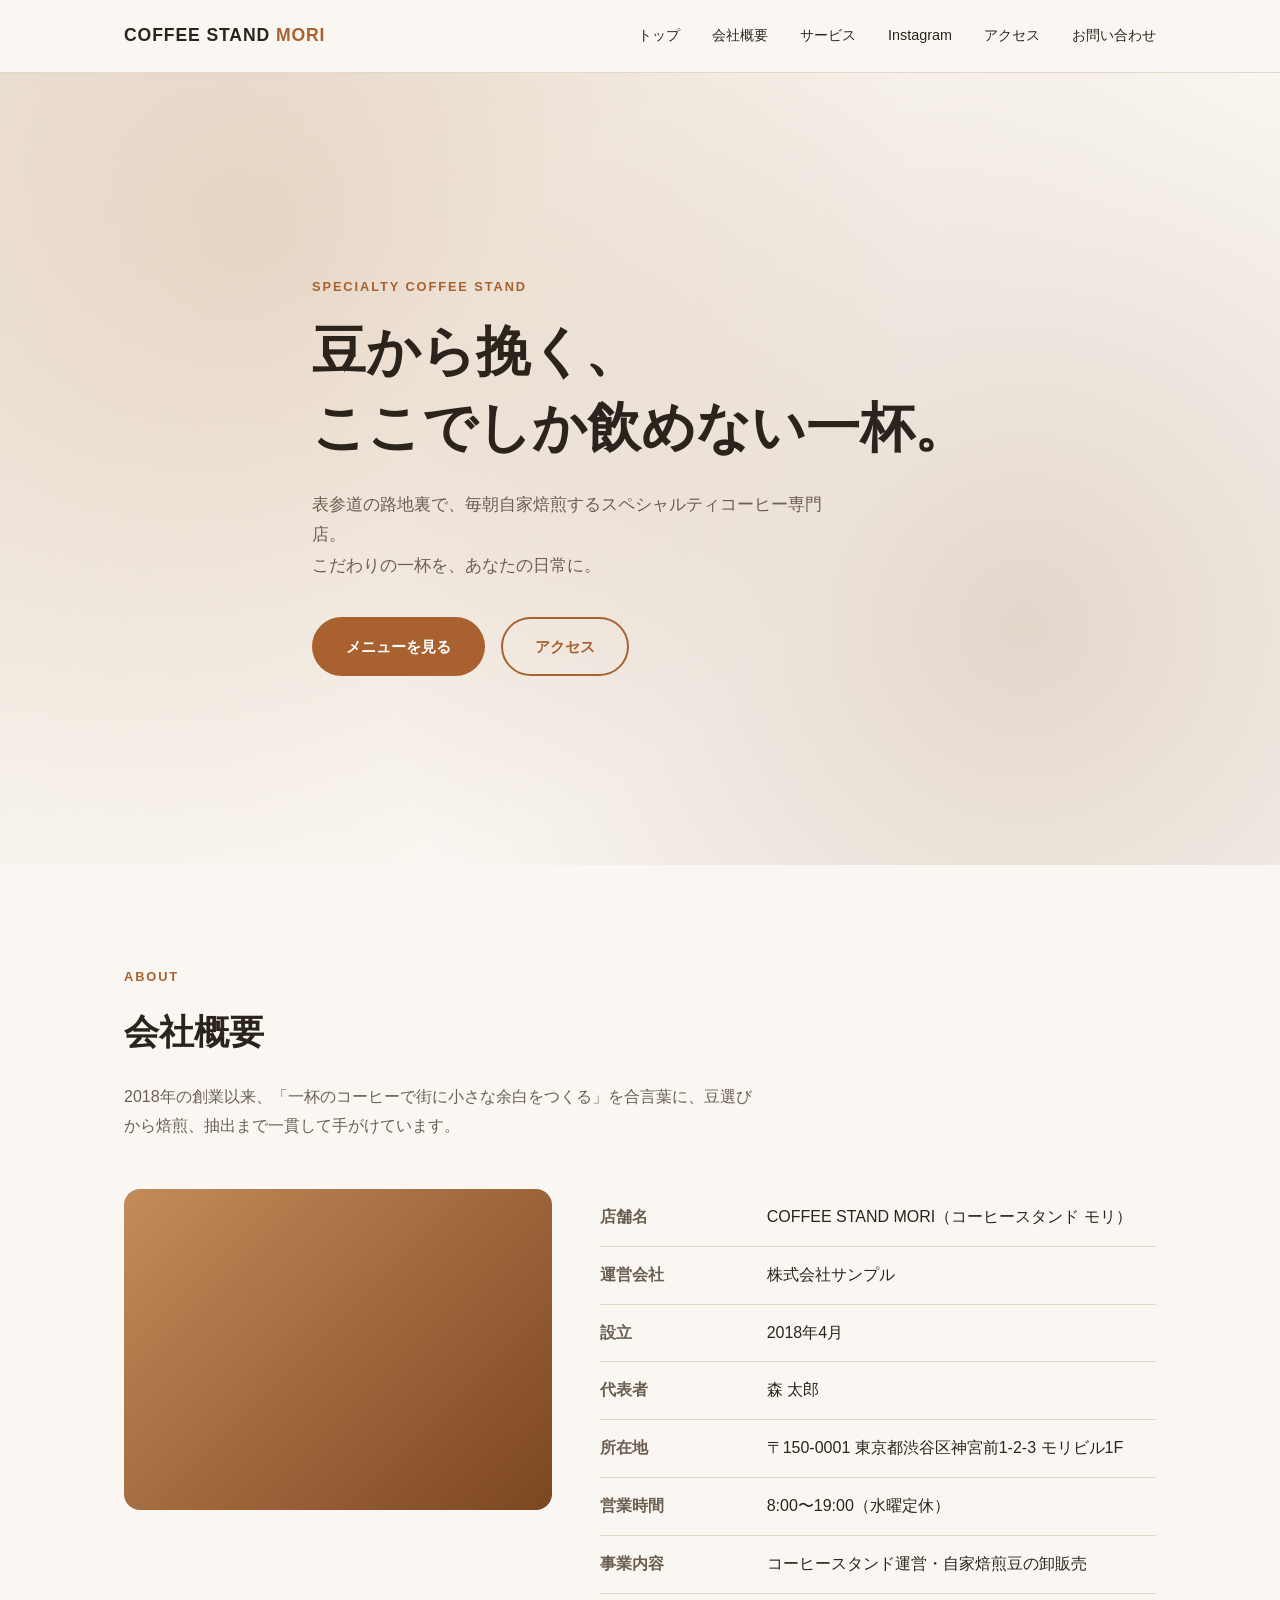
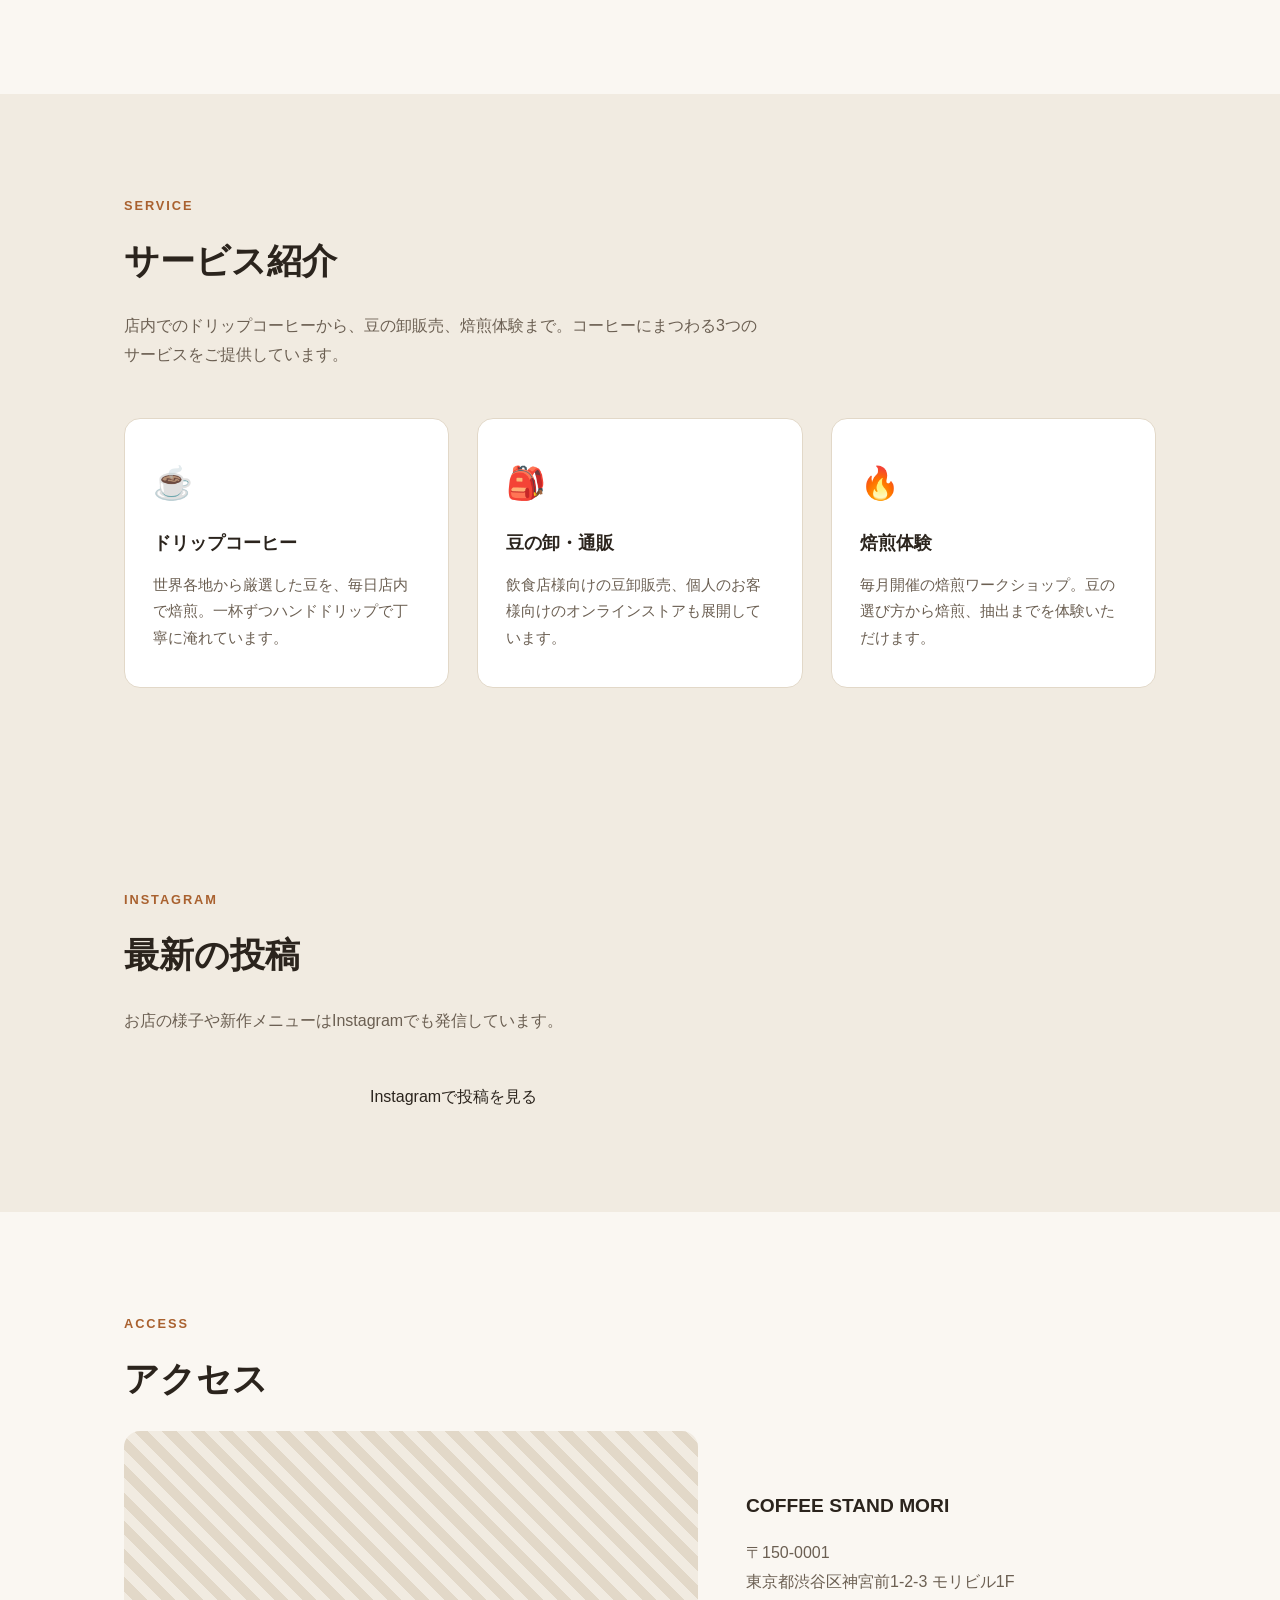
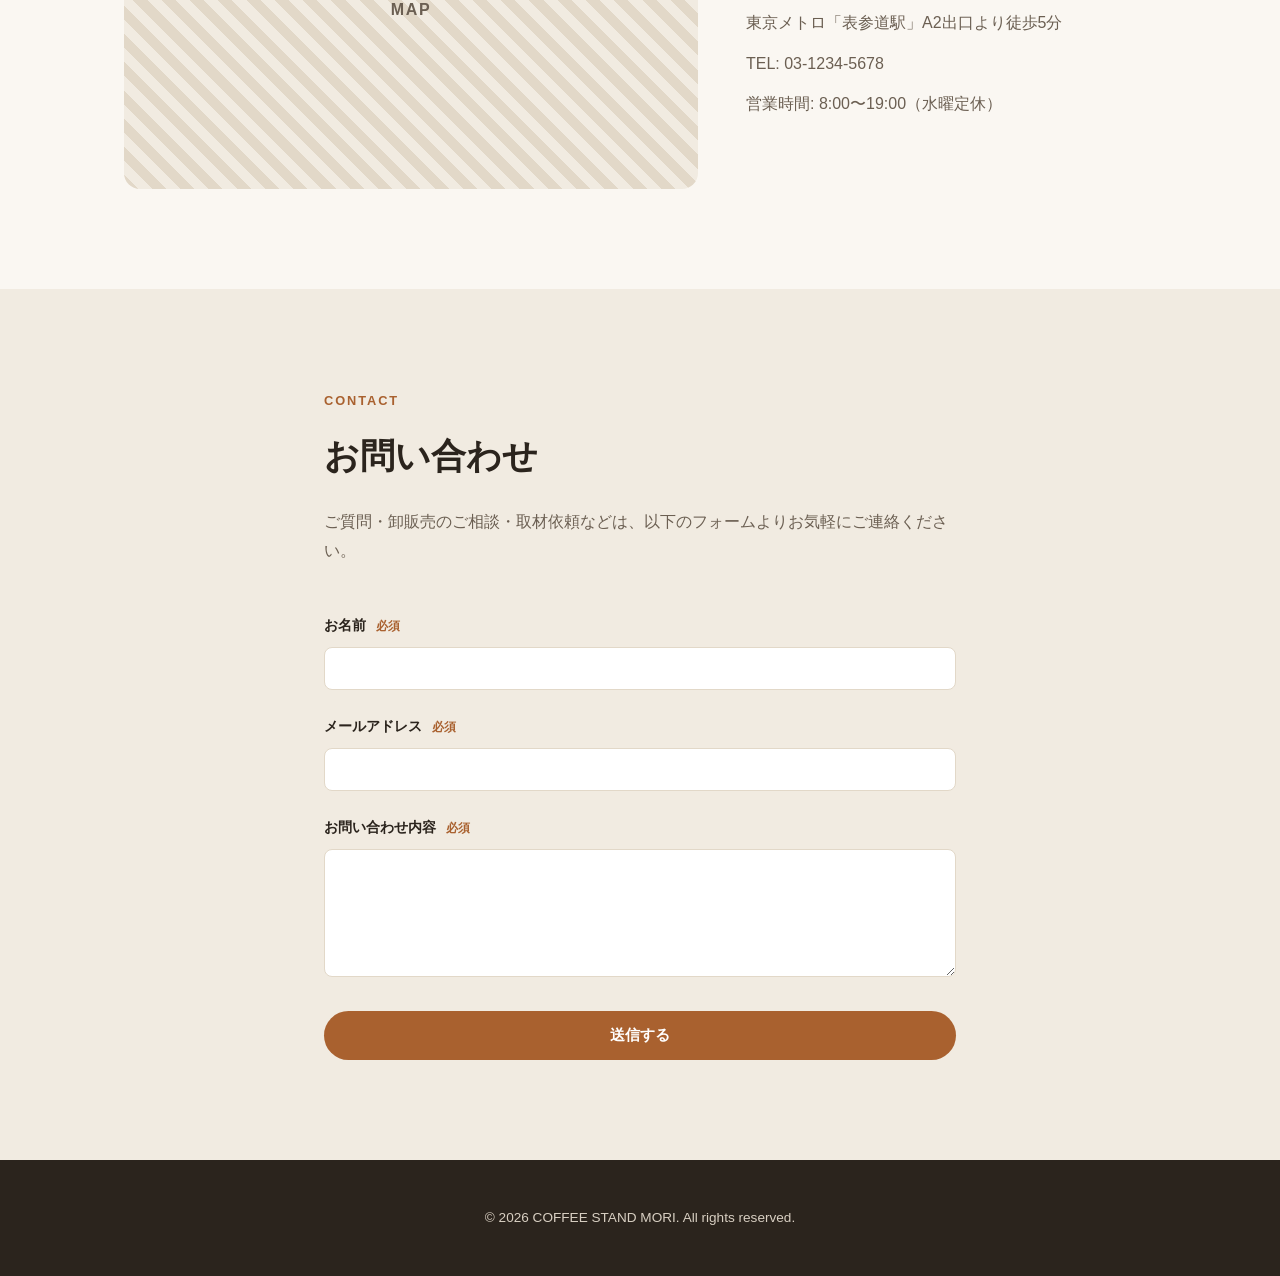
<file: index.html>
<!DOCTYPE html>
<html lang="ja">
<head>
<meta charset="UTF-8">
<meta name="viewport" content="width=device-width, initial-scale=1.0">
<title>COFFEE STAND MORI | 表参道の自家焙煎コーヒースタンド</title>
<meta name="description" content="COFFEE STAND MORIは表参道にある自家焙煎コーヒースタンドです。厳選した豆を使った一杯を、店内やテイクアウトでお楽しみいただけます。">
<link rel="preconnect" href="https://fonts.googleapis.com">
<link rel="stylesheet" href="css/style.css">
</head>
<body>

<header class="header" id="header">
  <div class="container header__inner">
    <a href="#top" class="logo">COFFEE STAND <span>MORI</span></a>
    <button class="nav-toggle" id="navToggle" aria-label="メニューを開く" aria-expanded="false">
      <span></span><span></span><span></span>
    </button>
    <nav class="nav" id="nav">
      <a href="#top">トップ</a>
      <a href="#about">会社概要</a>
      <a href="#service">サービス</a>
      <a href="#instagram">Instagram</a>
      <a href="#access">アクセス</a>
      <a href="#contact">お問い合わせ</a>
    </nav>
  </div>
</header>

<main>

  <section id="top" class="hero">
    <div class="hero__bg" aria-hidden="true"></div>
    <div class="container hero__inner">
      <p class="hero__eyebrow">SPECIALTY COFFEE STAND</p>
      <h1 class="hero__title">豆から挽く、<br>ここでしか飲めない一杯。</h1>
      <p class="hero__text">表参道の路地裏で、毎朝自家焙煎するスペシャルティコーヒー専門店。<br>こだわりの一杯を、あなたの日常に。</p>
      <div class="hero__actions">
        <a href="#service" class="btn btn--primary">メニューを見る</a>
        <a href="#access" class="btn btn--outline">アクセス</a>
      </div>
    </div>
  </section>

  <section id="about" class="section">
    <div class="container">
      <p class="section__eyebrow">ABOUT</p>
      <h2 class="section__title">会社概要</h2>
      <p class="section__lead">2018年の創業以来、「一杯のコーヒーで街に小さな余白をつくる」を合言葉に、豆選びから焙煎、抽出まで一貫して手がけています。</p>

      <div class="about__grid">
        <div class="about__image" aria-hidden="true"></div>
        <table class="about__table">
          <tbody>
            <tr><th>店舗名</th><td>COFFEE STAND MORI（コーヒースタンド モリ）</td></tr>
            <tr><th>運営会社</th><td>株式会社サンプル</td></tr>
            <tr><th>設立</th><td>2018年4月</td></tr>
            <tr><th>代表者</th><td>森 太郎</td></tr>
            <tr><th>所在地</th><td>〒150-0001 東京都渋谷区神宮前1-2-3 モリビル1F</td></tr>
            <tr><th>営業時間</th><td>8:00〜19:00（水曜定休）</td></tr>
            <tr><th>事業内容</th><td>コーヒースタンド運営・自家焙煎豆の卸販売</td></tr>
          </tbody>
        </table>
      </div>
    </div>
  </section>

  <section id="service" class="section section--alt">
    <div class="container">
      <p class="section__eyebrow">SERVICE</p>
      <h2 class="section__title">サービス紹介</h2>
      <p class="section__lead">店内でのドリップコーヒーから、豆の卸販売、焙煎体験まで。コーヒーにまつわる3つのサービスをご提供しています。</p>

      <div class="cards">
        <article class="card">
          <div class="card__icon" aria-hidden="true">☕</div>
          <h3 class="card__title">ドリップコーヒー</h3>
          <p class="card__text">世界各地から厳選した豆を、毎日店内で焙煎。一杯ずつハンドドリップで丁寧に淹れています。</p>
        </article>
        <article class="card">
          <div class="card__icon" aria-hidden="true">🎒</div>
          <h3 class="card__title">豆の卸・通販</h3>
          <p class="card__text">飲食店様向けの豆卸販売、個人のお客様向けのオンラインストアも展開しています。</p>
        </article>
        <article class="card">
          <div class="card__icon" aria-hidden="true">🔥</div>
          <h3 class="card__title">焙煎体験</h3>
          <p class="card__text">毎月開催の焙煎ワークショップ。豆の選び方から焙煎、抽出までを体験いただけます。</p>
        </article>
      </div>
    </div>
  </section>

  <section id="instagram" class="section section--alt">
    <div class="container">
      <p class="section__eyebrow">INSTAGRAM</p>
      <h2 class="section__title">最新の投稿</h2>
      <p class="section__lead">お店の様子や新作メニューはInstagramでも発信しています。</p>

      <div class="instagram__embed">
        <!--
          差し替え方法:
          1. 埋め込みたいInstagramの投稿を開く
          2. 投稿右上の「・・・」→「埋め込み」をクリックしてコードをコピー
          3. 下のblockquoteタグをコピーしたコードで置き換える
        -->
        <blockquote
          class="instagram-media"
          data-instgrm-permalink="https://www.instagram.com/p/xxxxxxxxxxx/"
          data-instgrm-version="14"
          style="margin: 0 auto; max-width: 540px; width: 100%;"
        >
          <a href="https://www.instagram.com/p/xxxxxxxxxxx/" target="_blank" rel="noopener noreferrer">Instagramで投稿を見る</a>
        </blockquote>
      </div>
    </div>
  </section>

  <section id="access" class="section">
    <div class="container">
      <p class="section__eyebrow">ACCESS</p>
      <h2 class="section__title">アクセス</h2>

      <div class="access__grid">
        <div class="access__map" aria-hidden="true">
          <span>MAP</span>
        </div>
        <div class="access__info">
          <h3>COFFEE STAND MORI</h3>
          <p>〒150-0001<br>東京都渋谷区神宮前1-2-3 モリビル1F</p>
          <p>東京メトロ「表参道駅」A2出口より徒歩5分</p>
          <p>TEL: 03-1234-5678</p>
          <p>営業時間: 8:00〜19:00（水曜定休）</p>
        </div>
      </div>
    </div>
  </section>

  <section id="contact" class="section section--alt">
    <div class="container container--narrow">
      <p class="section__eyebrow">CONTACT</p>
      <h2 class="section__title">お問い合わせ</h2>
      <p class="section__lead">ご質問・卸販売のご相談・取材依頼などは、以下のフォームよりお気軽にご連絡ください。</p>

      <form class="form" action="#" method="post">
        <div class="form__row">
          <label for="name">お名前 <span>必須</span></label>
          <input type="text" id="name" name="name" required>
        </div>
        <div class="form__row">
          <label for="email">メールアドレス <span>必須</span></label>
          <input type="email" id="email" name="email" required>
        </div>
        <div class="form__row">
          <label for="message">お問い合わせ内容 <span>必須</span></label>
          <textarea id="message" name="message" rows="6" required></textarea>
        </div>
        <button type="submit" class="btn btn--primary btn--block">送信する</button>
      </form>
    </div>
  </section>

</main>

<footer class="footer">
  <div class="container footer__inner">
    <p>&copy; 2026 COFFEE STAND MORI. All rights reserved.</p>
  </div>
</footer>

<script src="js/main.js"></script>
<script async src="https://www.instagram.com/embed.js"></script>
</body>
</html>
</file>
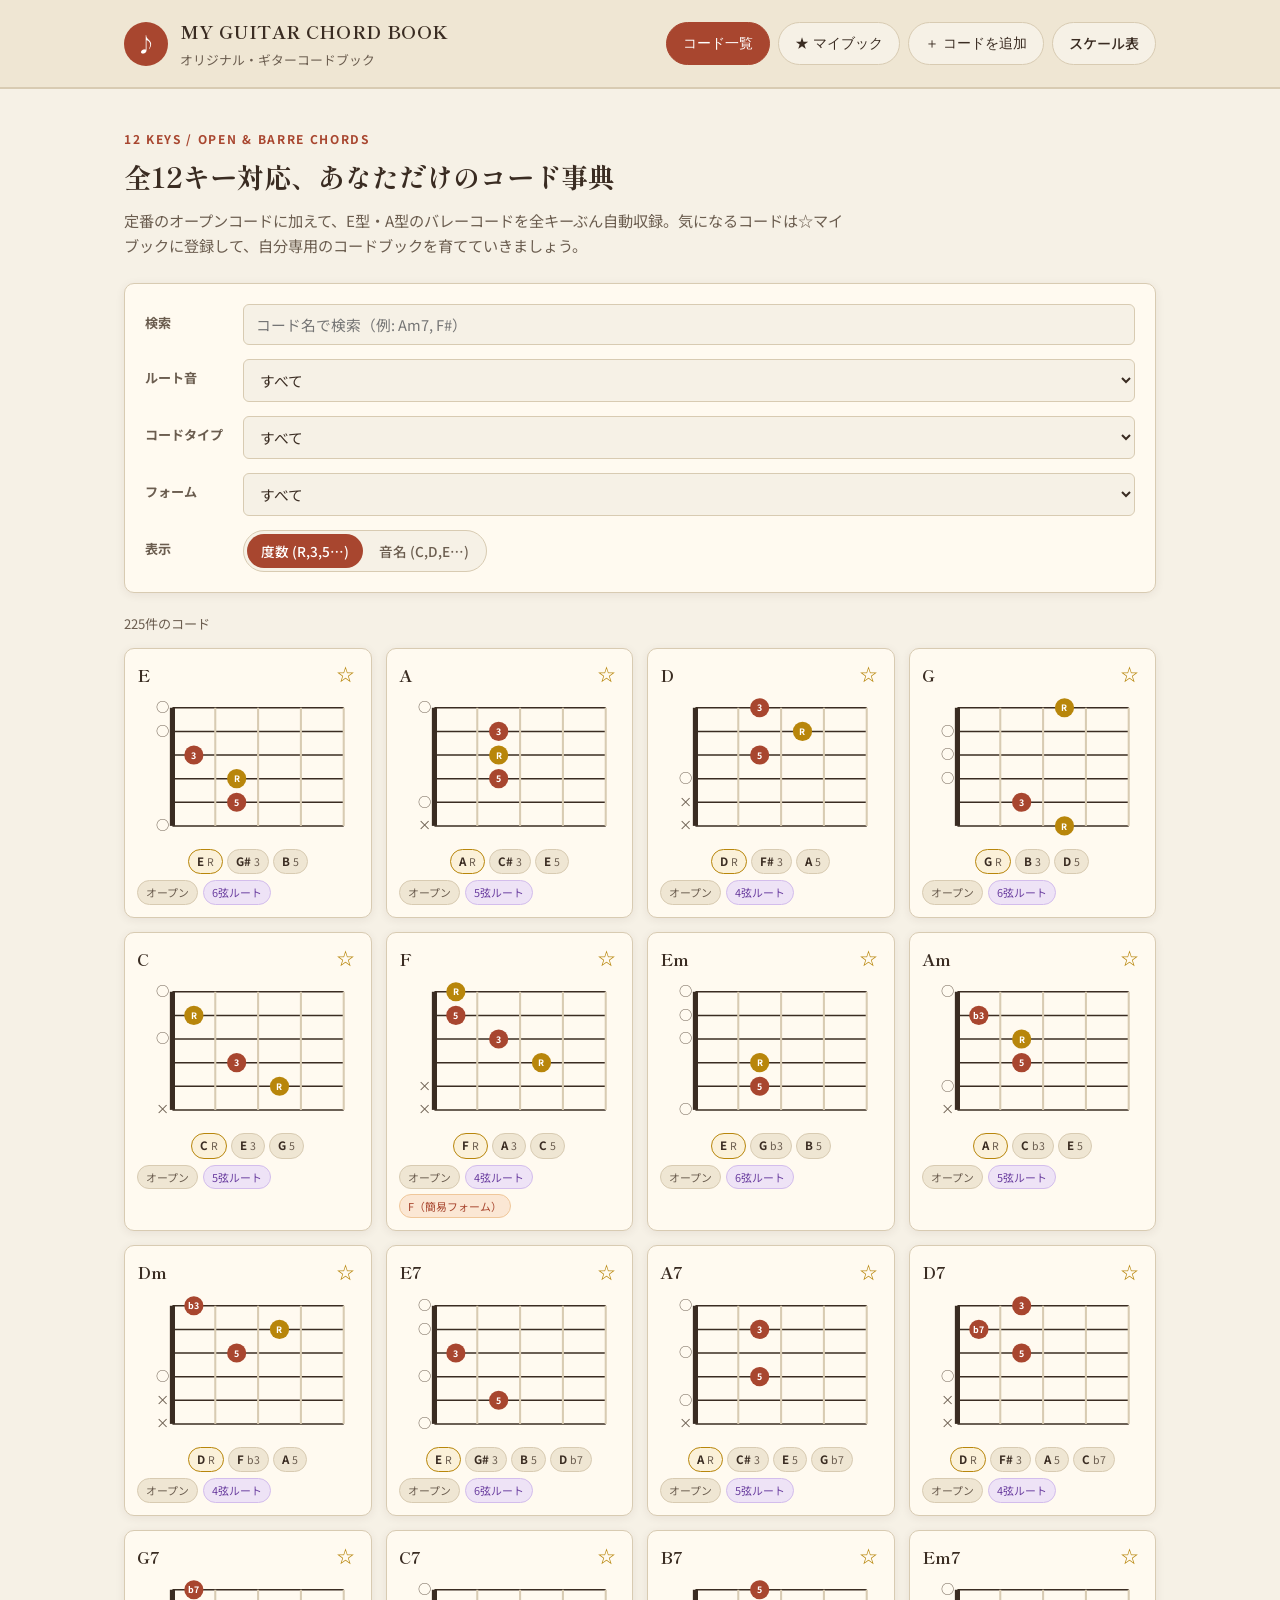
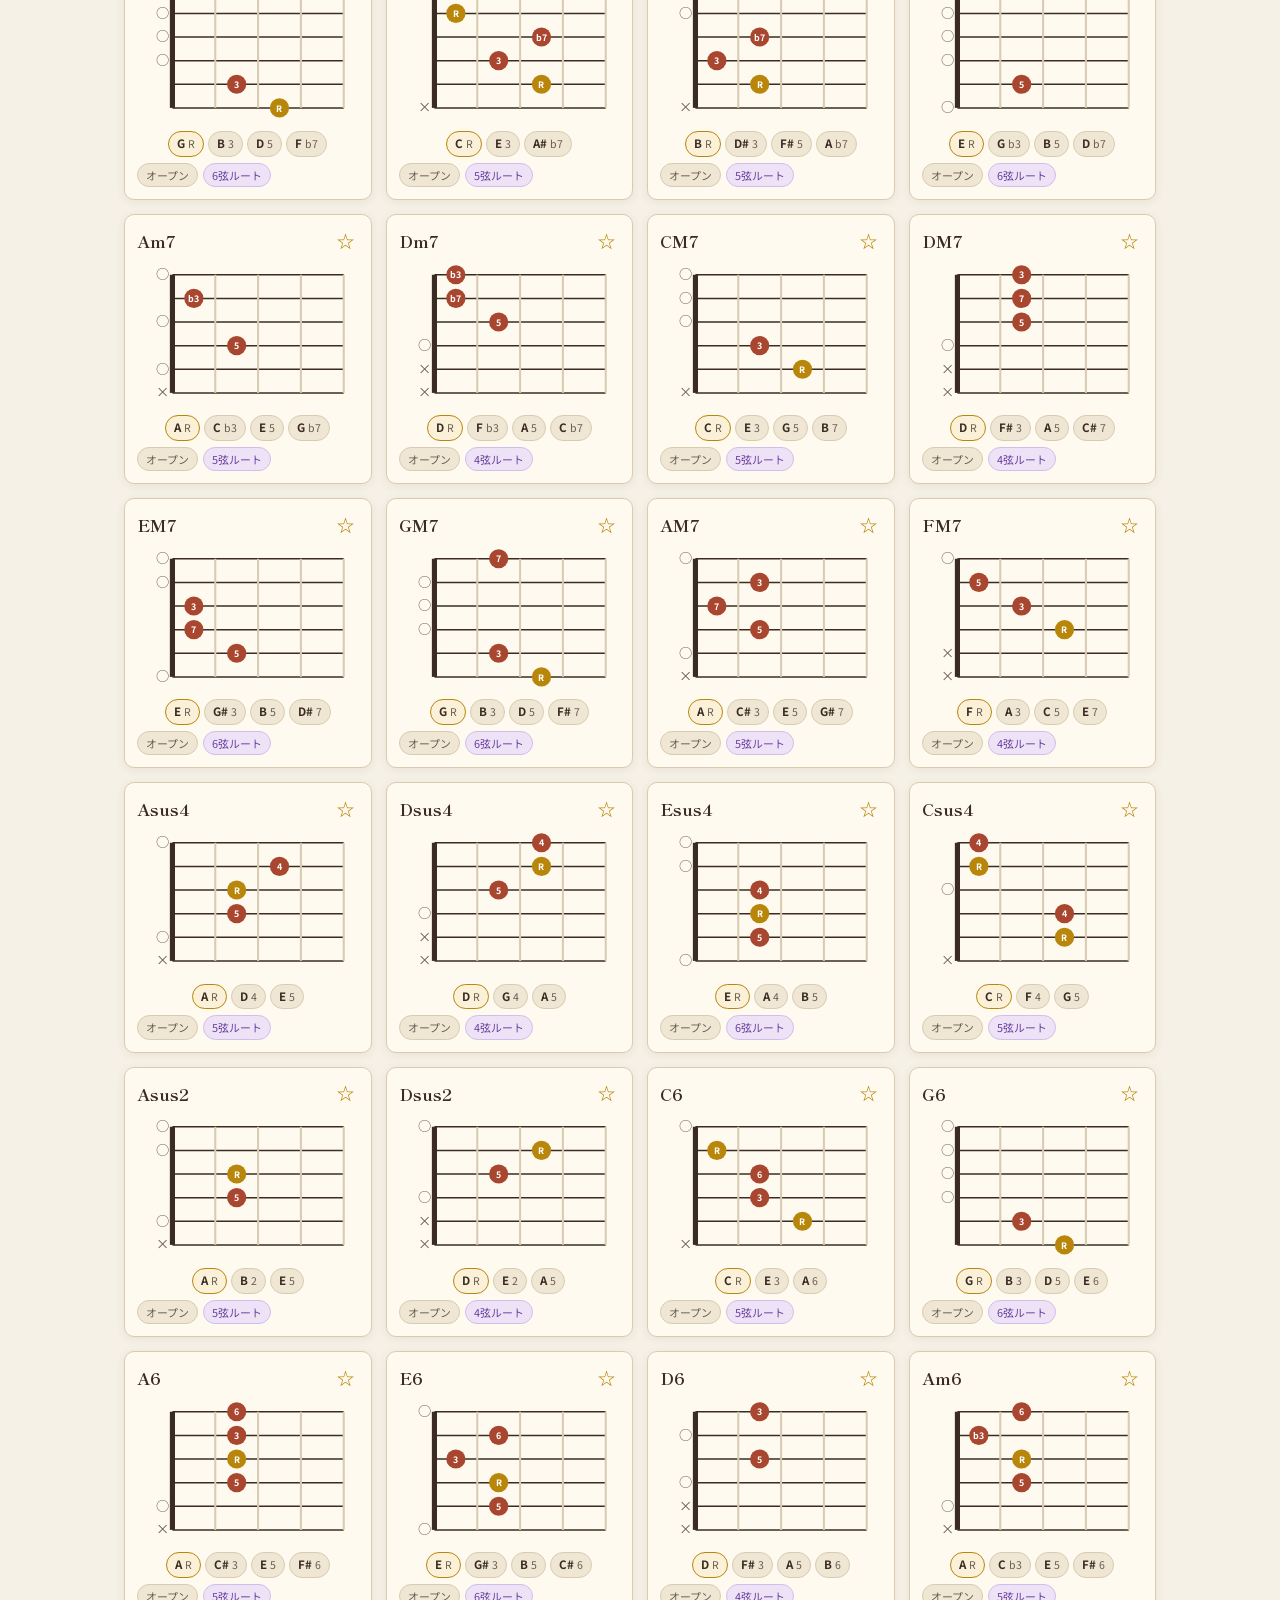
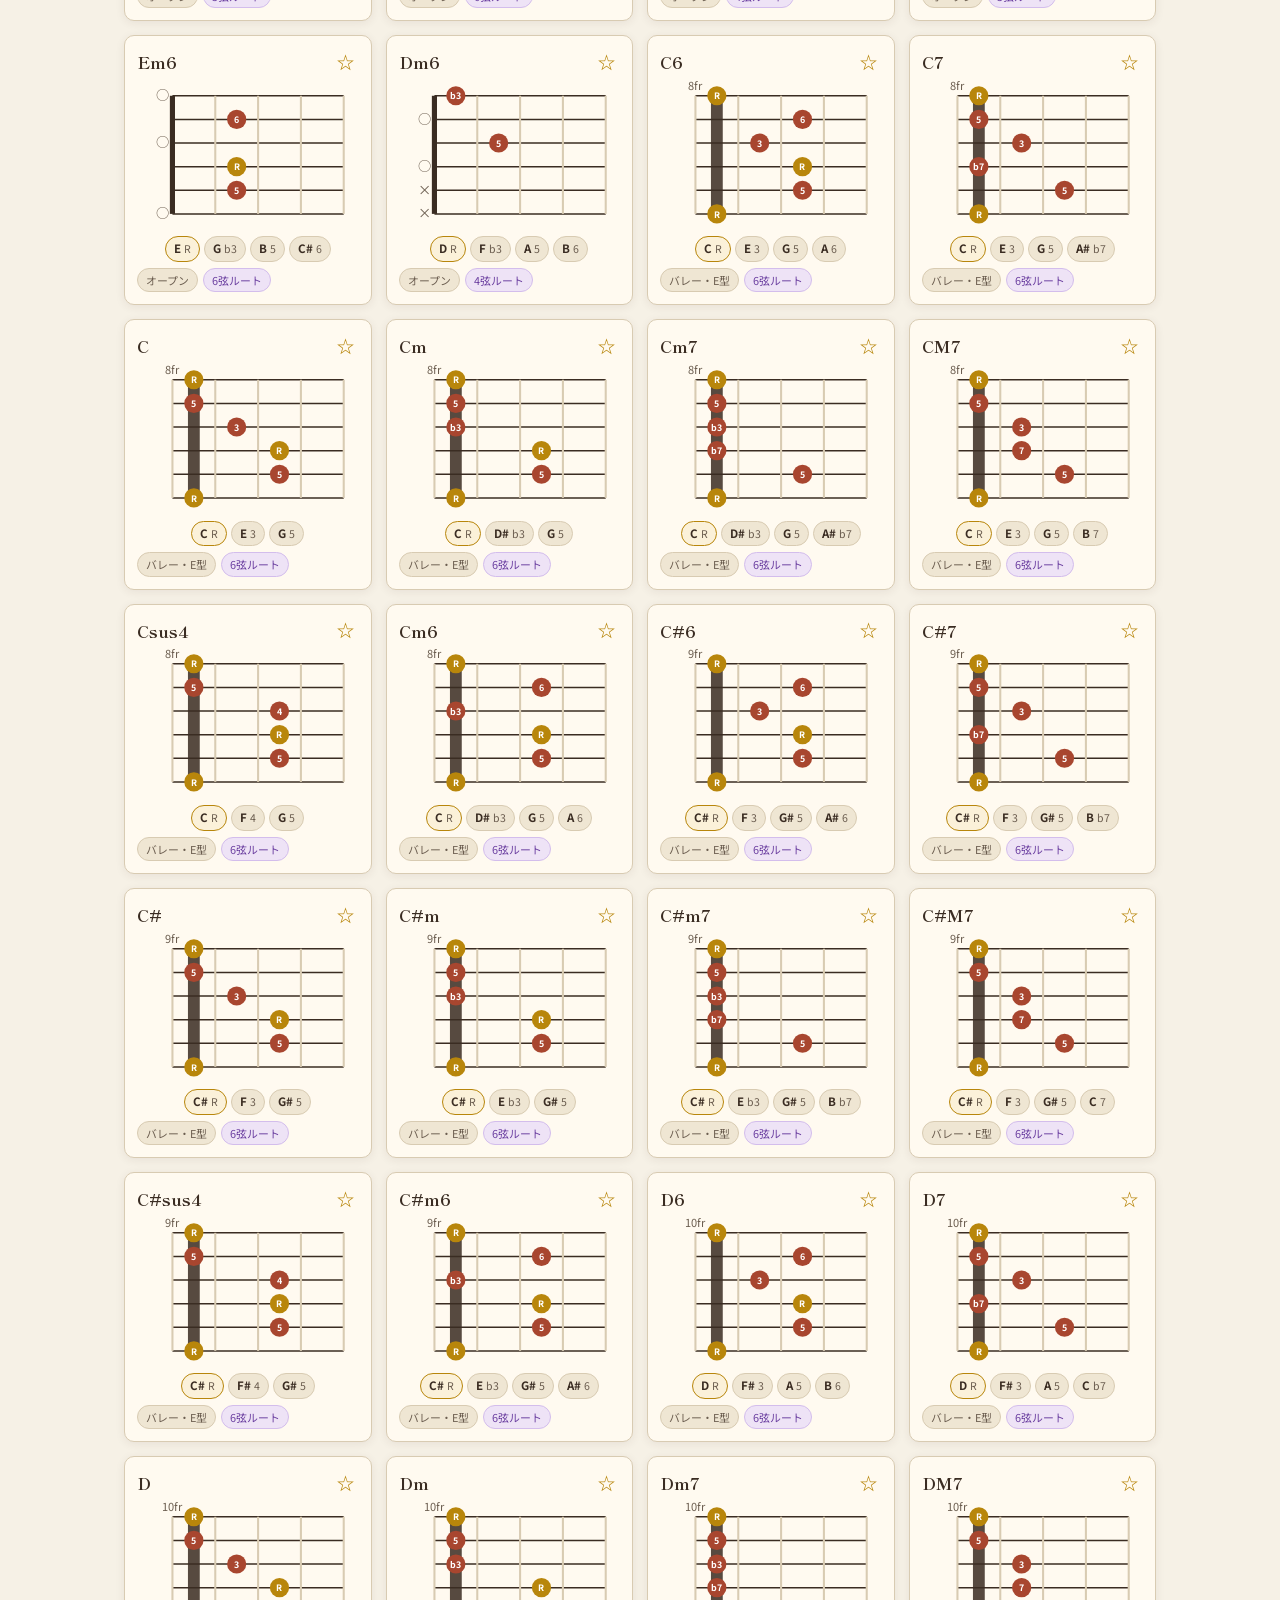
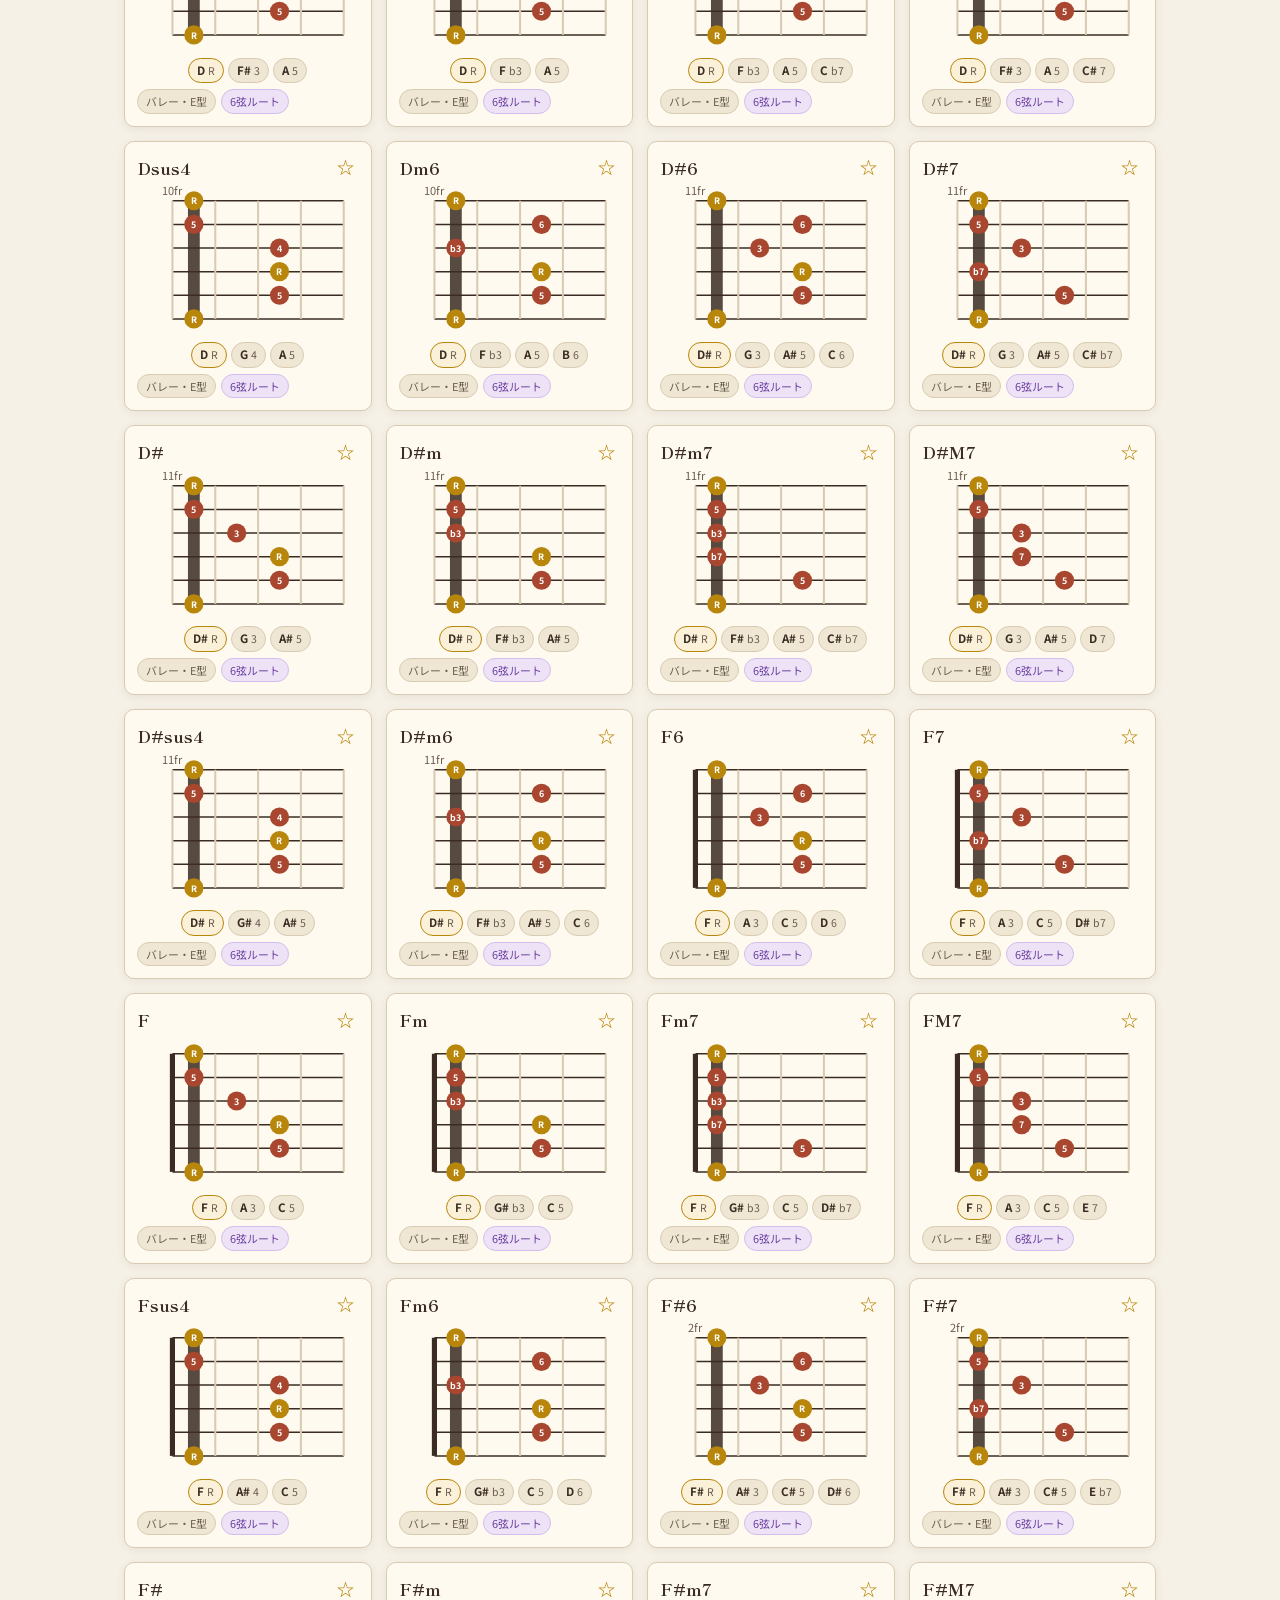
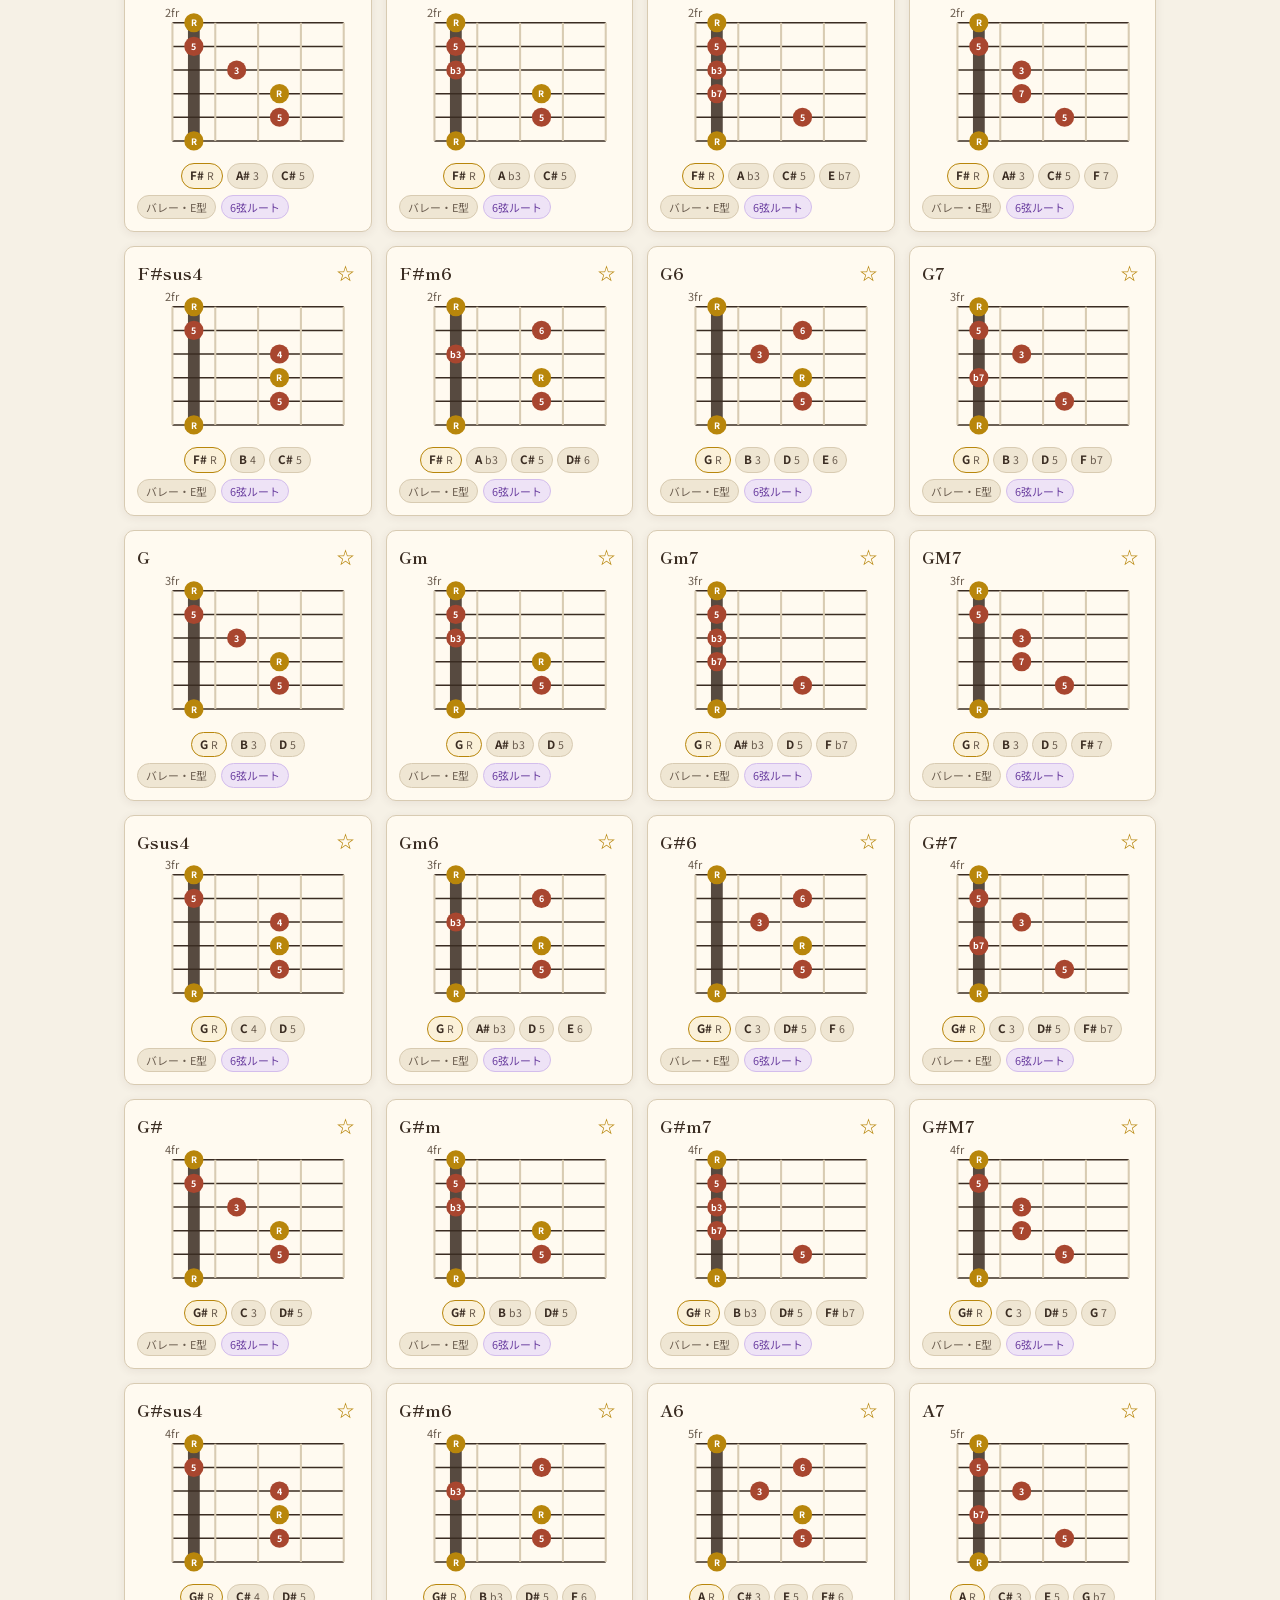
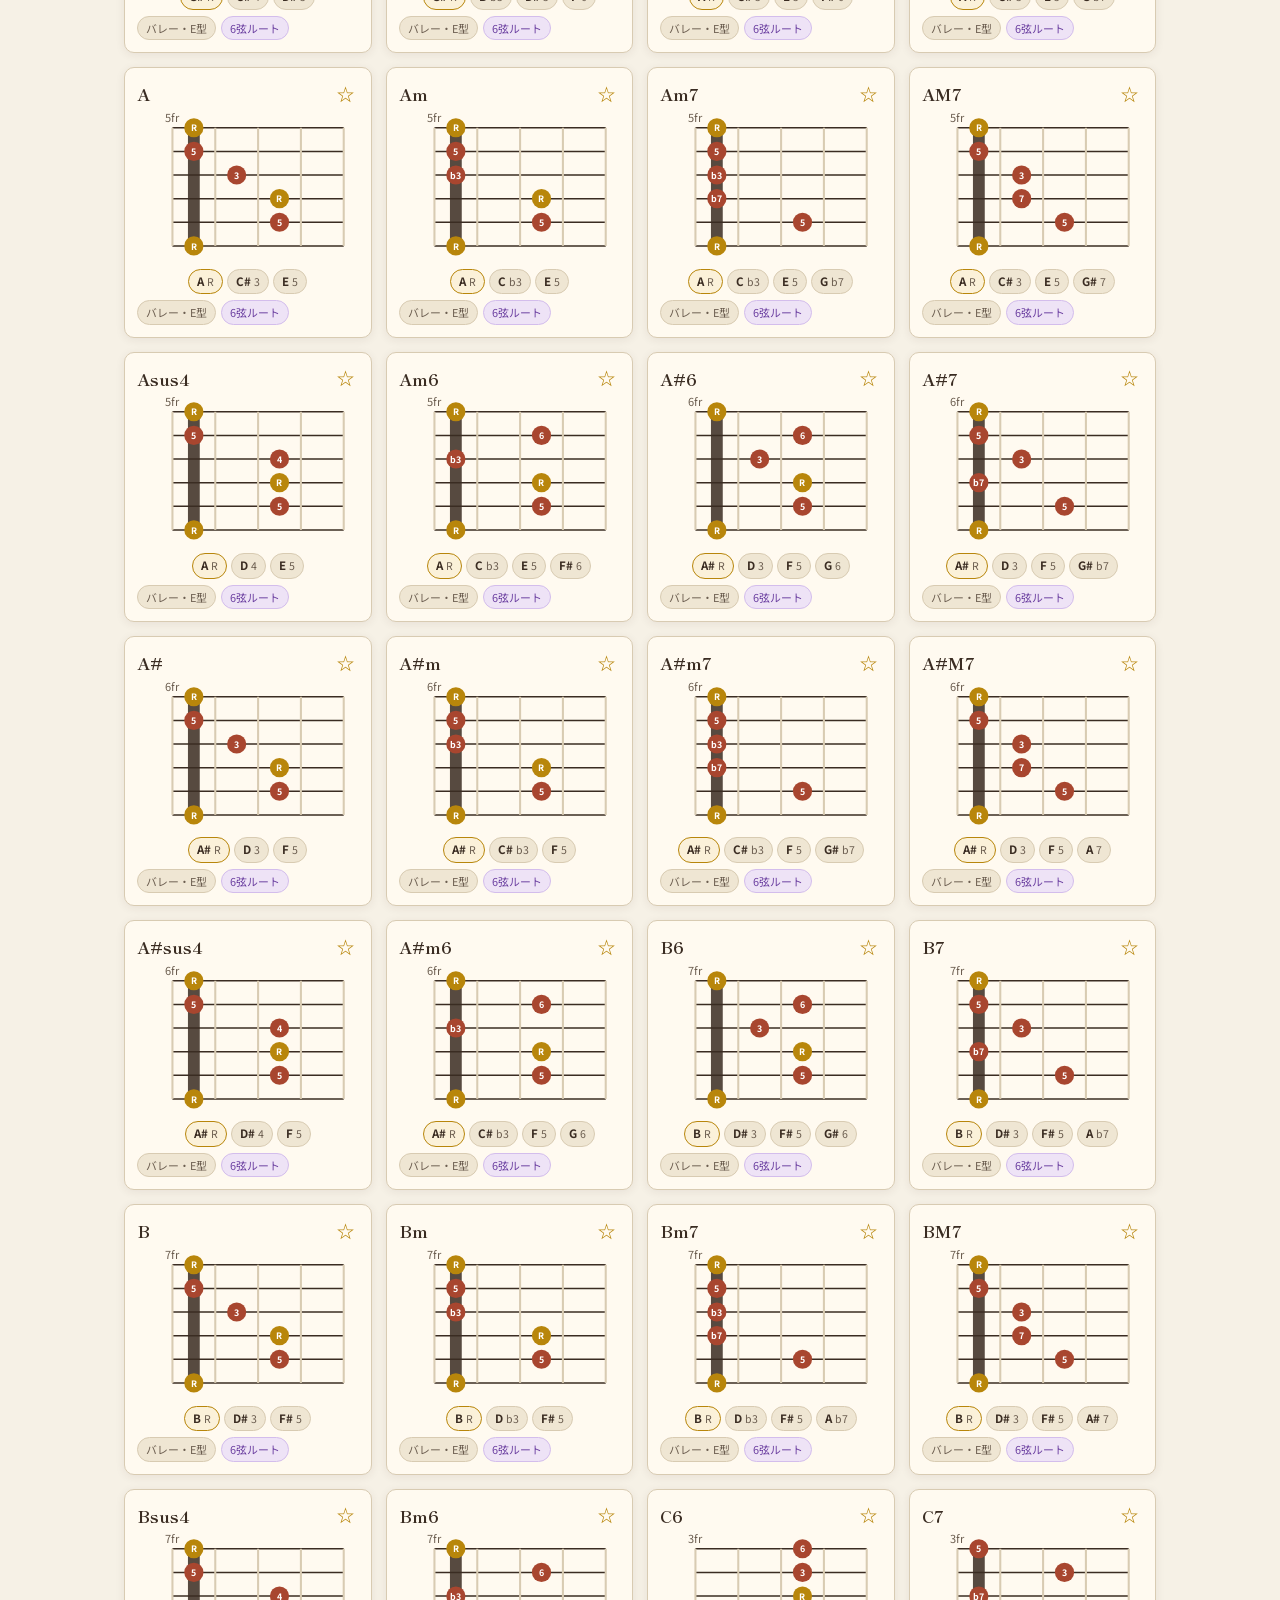
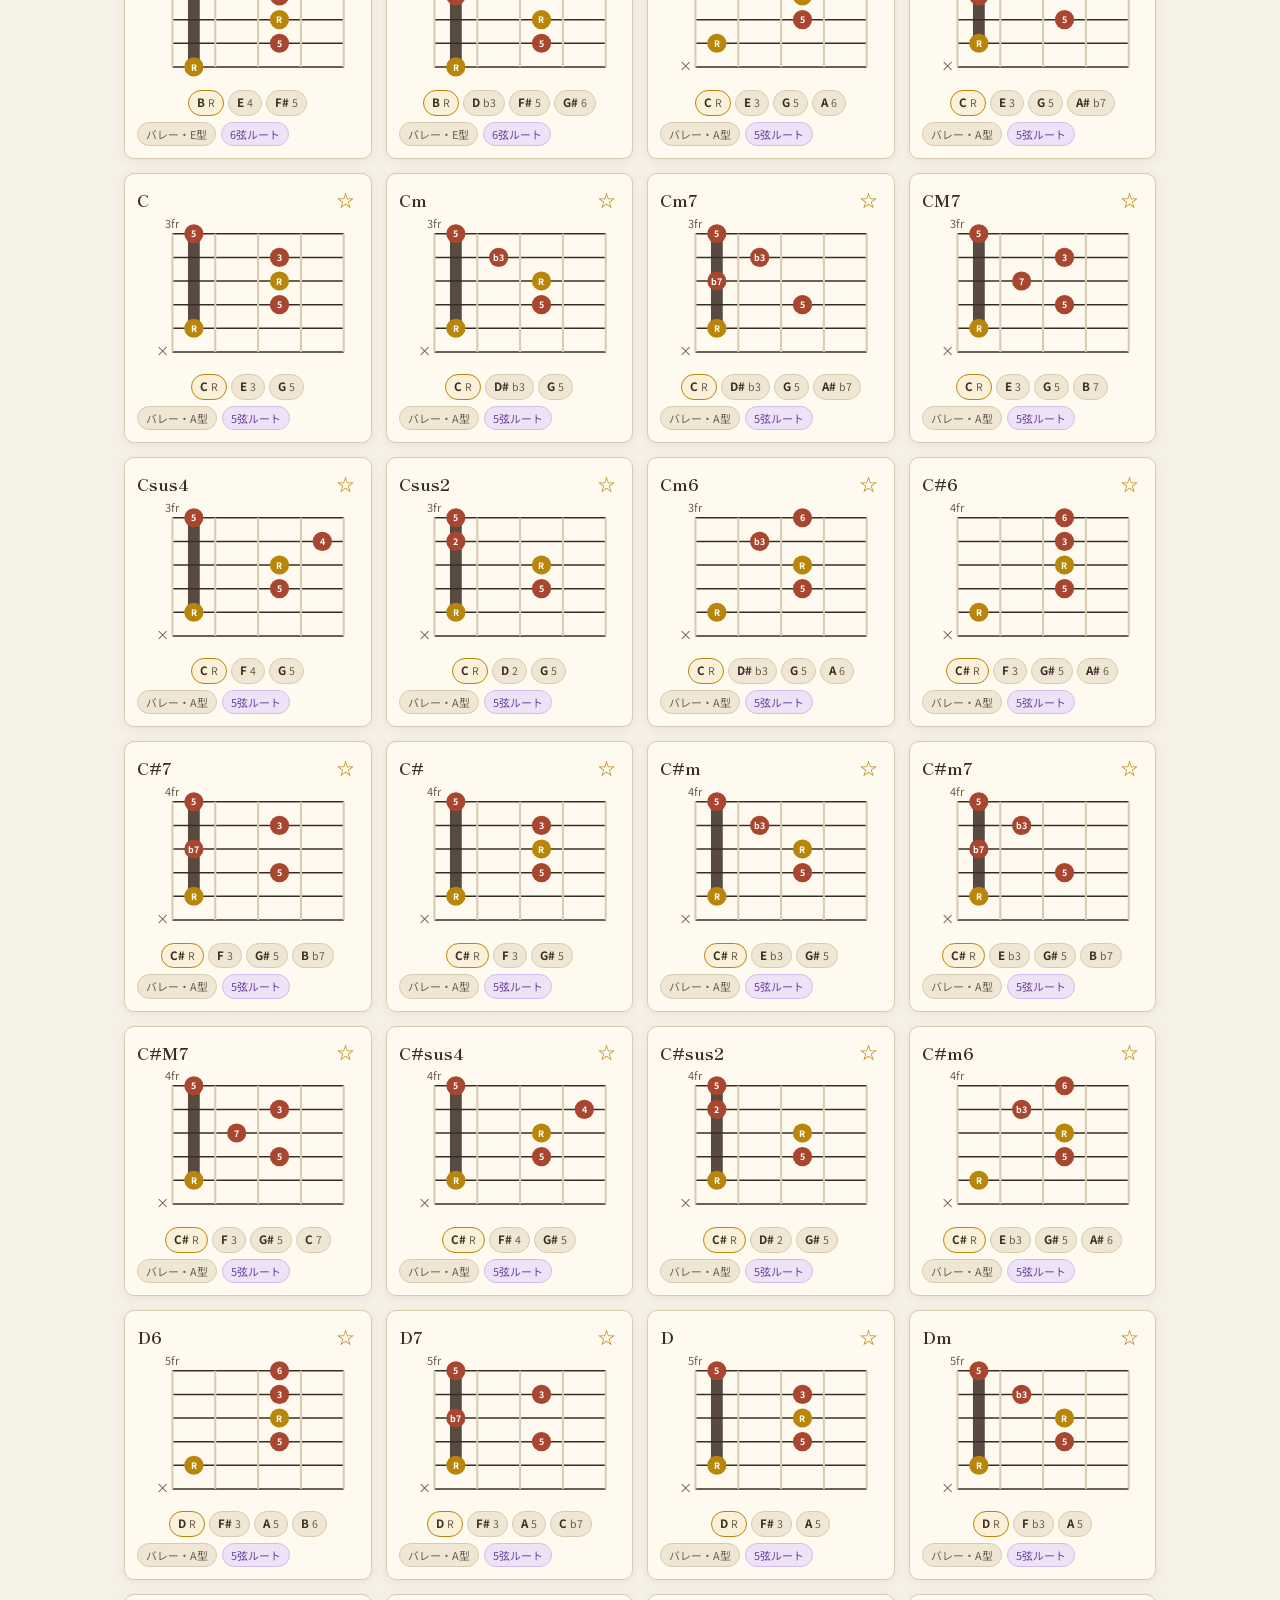
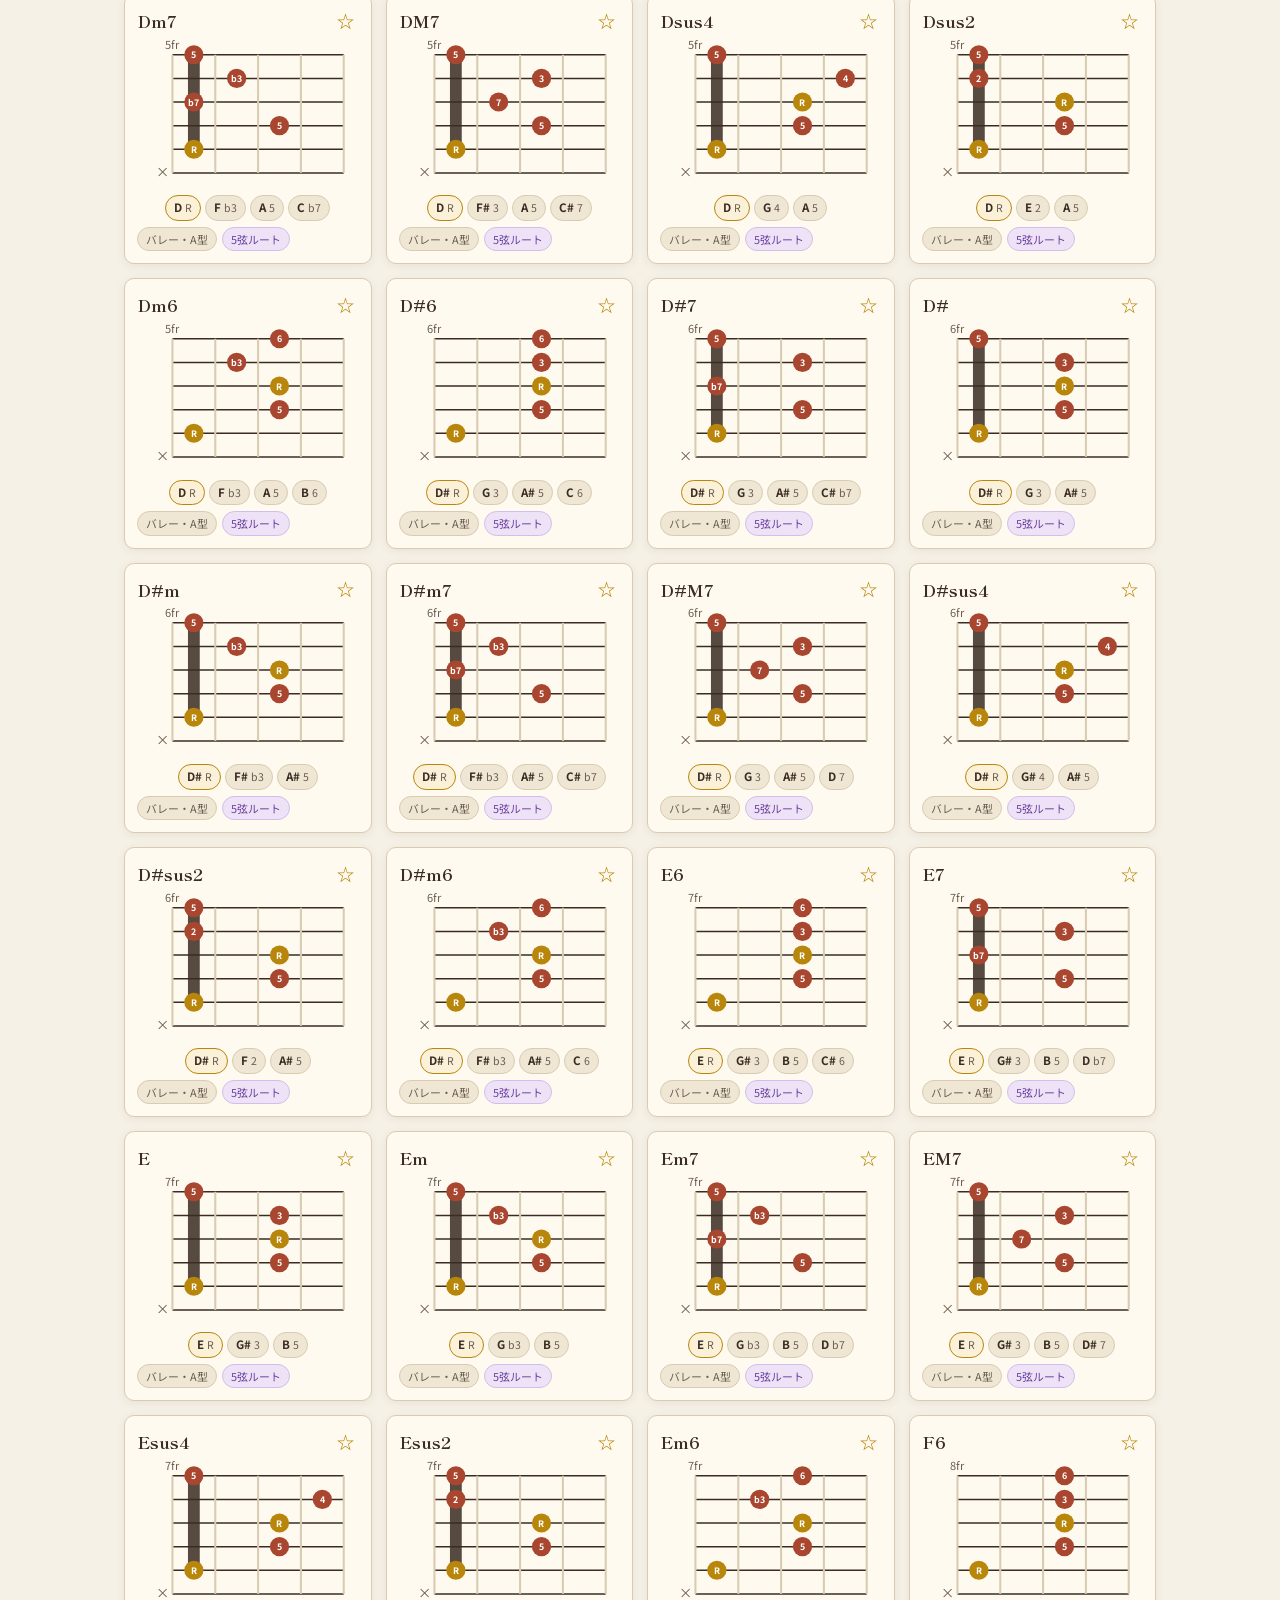
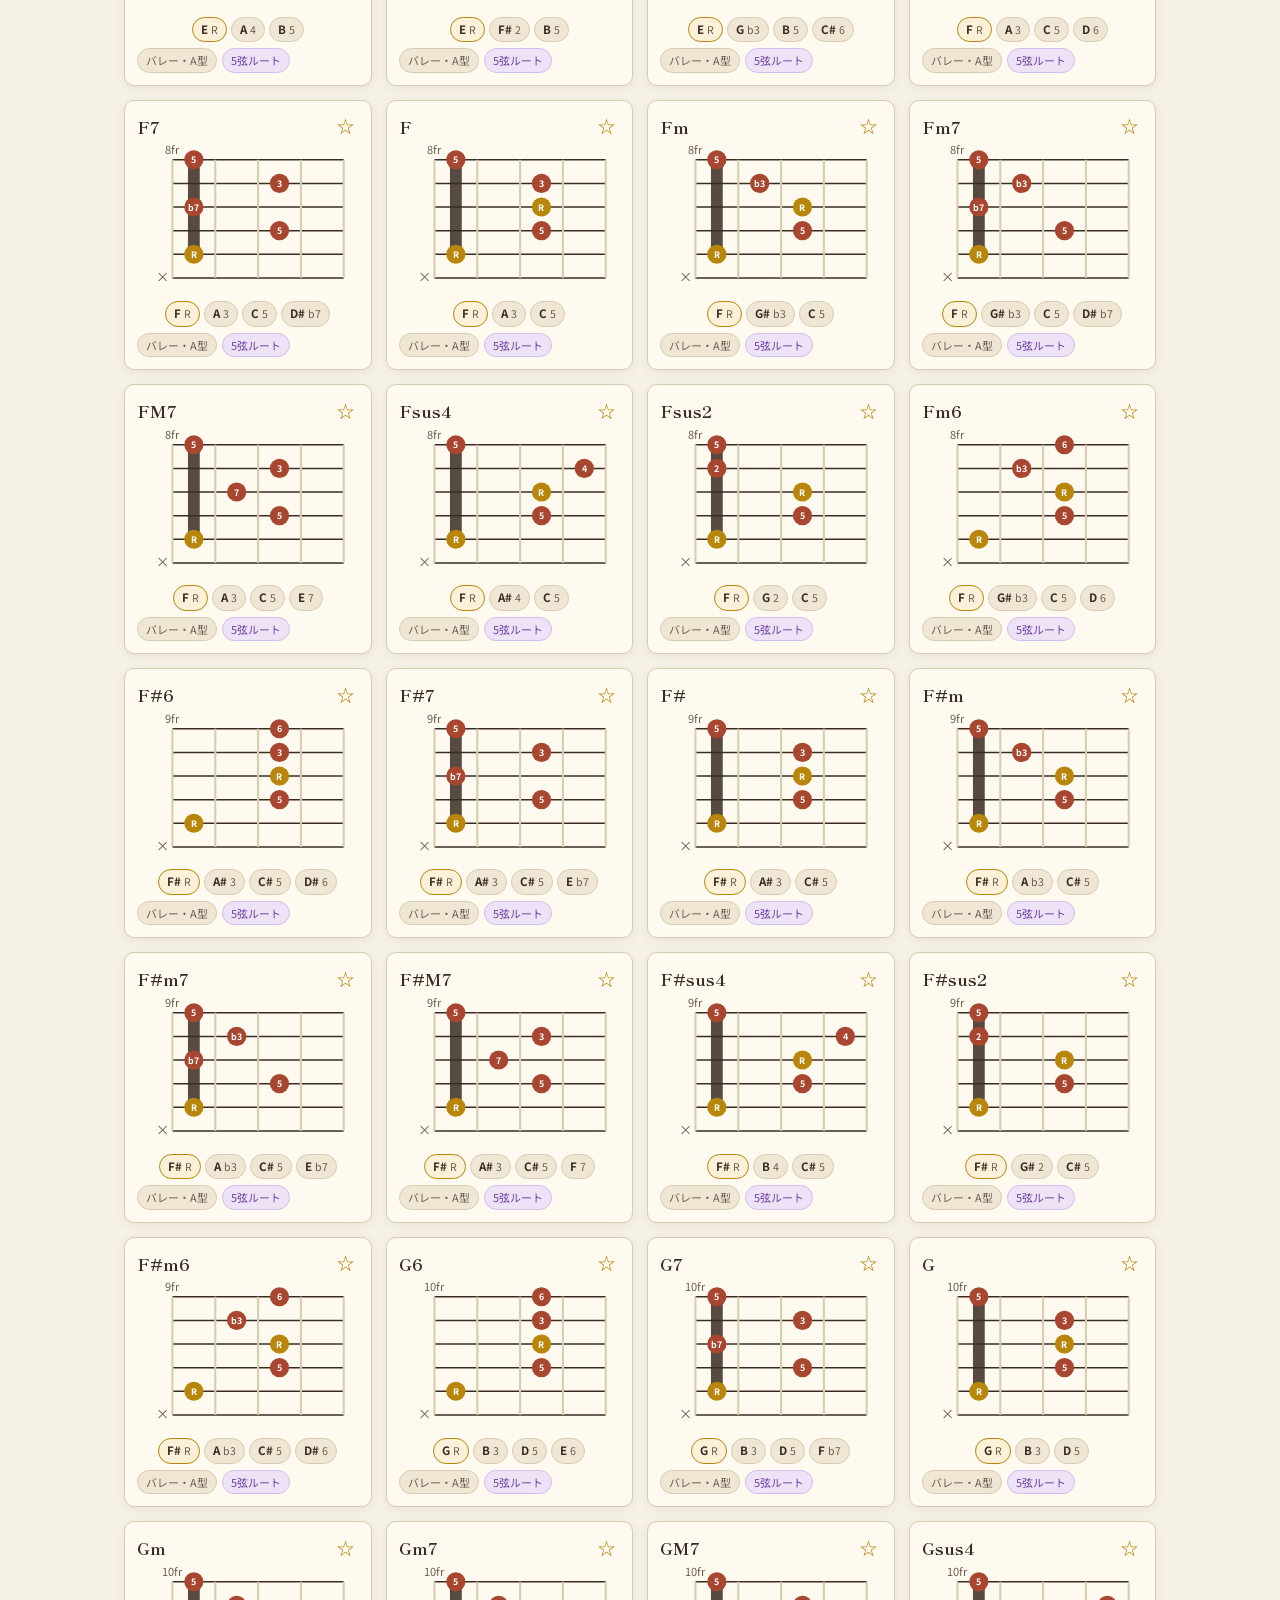
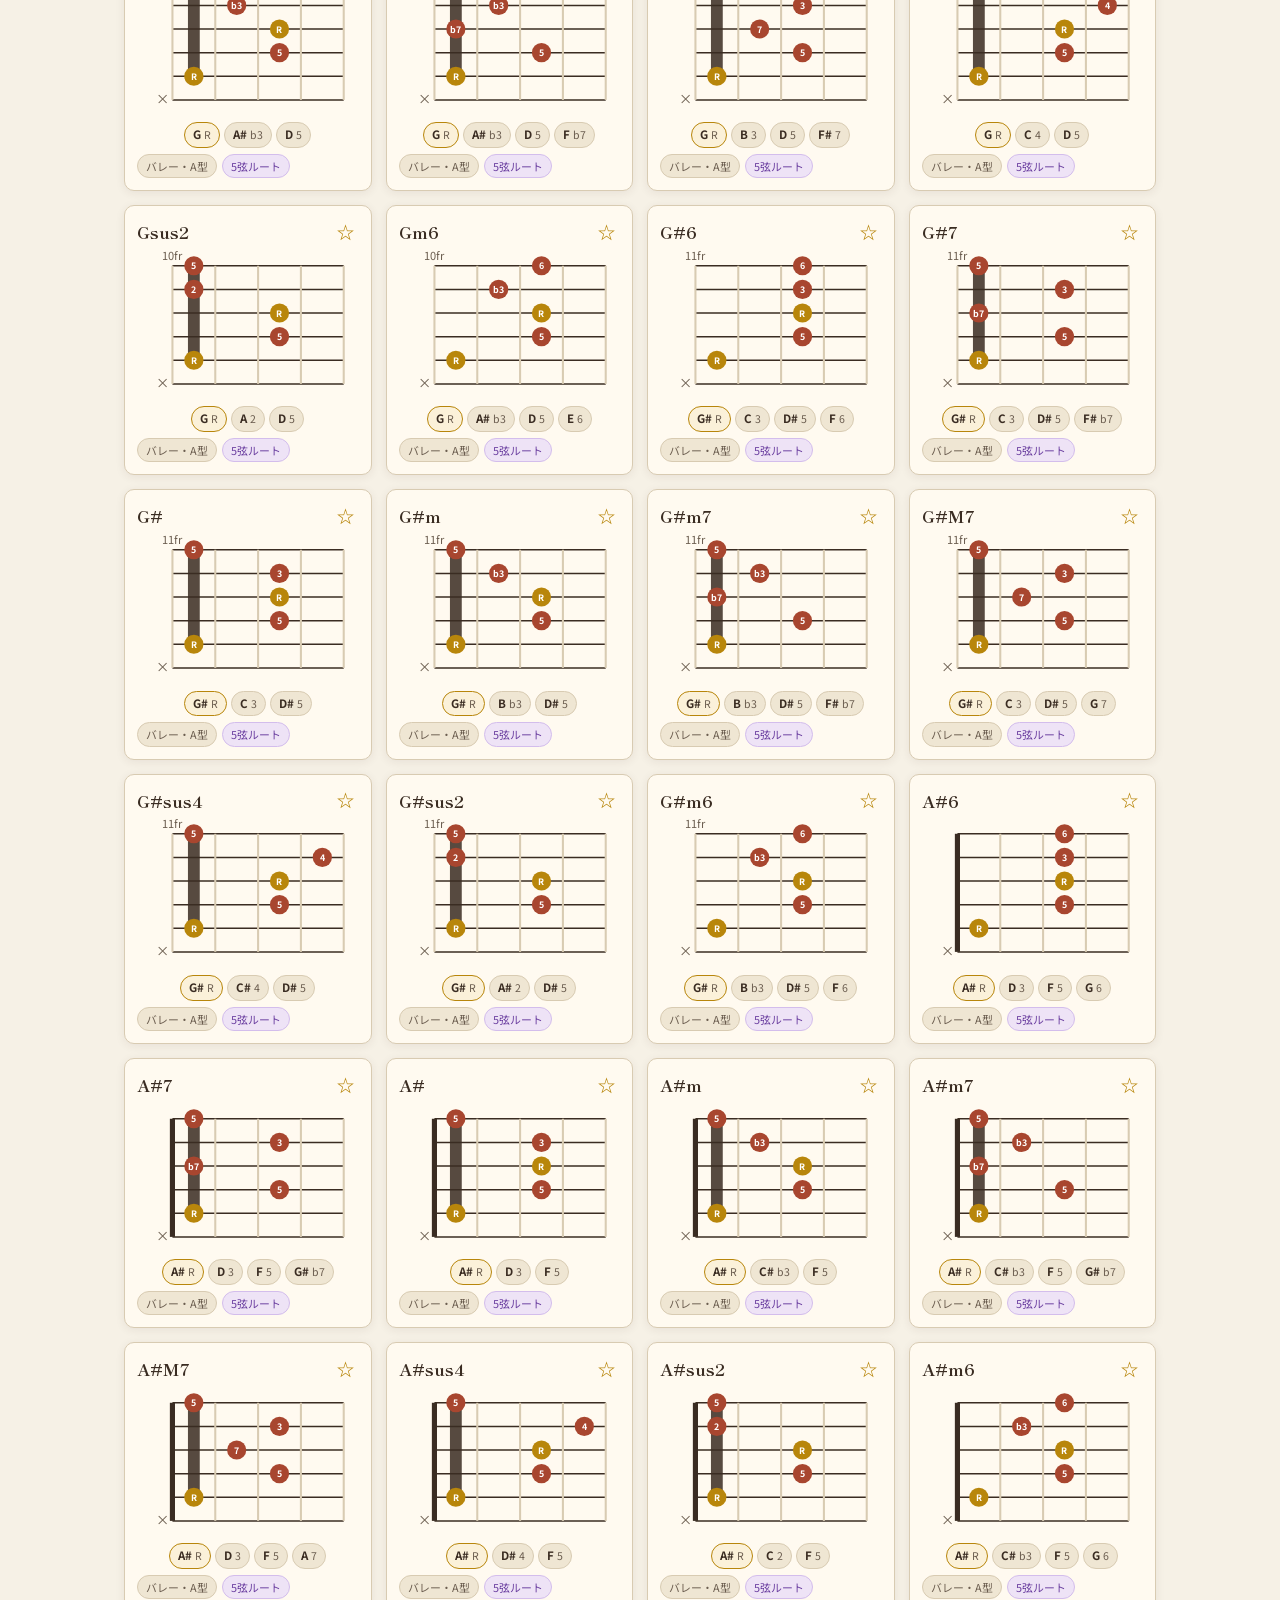
<file: guitar-chordbook/index.html>
<!DOCTYPE html>
<html lang="ja">
<head>
<meta charset="UTF-8">
<meta name="viewport" content="width=device-width, initial-scale=1.0">
<title>MY GUITAR CHORD BOOK | オリジナルギターコードブック</title>
<meta name="description" content="全12キー対応、オープンコードとバレーコード（E型・A型）を網羅したオリジナルのギターコードブック。お気に入り登録、練習メモ、自作コードの追加もできます。">
<link rel="preconnect" href="https://fonts.googleapis.com">
<link rel="preconnect" href="https://fonts.gstatic.com" crossorigin>
<link href="https://fonts.googleapis.com/css2?family=Shippori+Mincho:wght@500;700&family=Noto+Sans+JP:wght@400;500;700&display=swap" rel="stylesheet">
<link rel="stylesheet" href="css/style.css">
<link rel="manifest" href="manifest.webmanifest">
<link rel="apple-touch-icon" href="icons/apple-touch-icon.png">
<link rel="icon" href="icons/icon-192.png">
<meta name="theme-color" content="#a8462f">
<meta name="apple-mobile-web-app-capable" content="yes">
<meta name="apple-mobile-web-app-title" content="Chord Book">
</head>
<body>

<header class="header">
  <div class="container header__inner">
    <div class="brand">
      <span class="brand__mark" aria-hidden="true">♪</span>
      <div>
        <p class="brand__title">MY GUITAR CHORD BOOK</p>
        <p class="brand__subtitle">オリジナル・ギターコードブック</p>
      </div>
    </div>
    <nav class="nav-tabs" id="navTabs">
      <button class="nav-tab is-active" data-view="library">コード一覧</button>
      <button class="nav-tab" data-view="mybook">★ マイブック</button>
      <button class="nav-tab" data-view="add">＋ コードを追加</button>
      <a class="nav-tab" href="scales.html">スケール表</a>
    </nav>
  </div>
</header>

<main class="container">

  <section id="libraryPanel">
    <div class="intro">
      <p class="intro__eyebrow">12 KEYS / OPEN &amp; BARRE CHORDS</p>
      <h1 class="intro__title">全12キー対応、あなただけのコード事典</h1>
      <p class="intro__text">定番のオープンコードに加えて、E型・A型のバレーコードを全キーぶん自動収録。気になるコードは☆マイブックに登録して、自分専用のコードブックを育てていきましょう。</p>
    </div>

    <div class="filter-bar" id="filterBar">
      <div class="filter-row">
        <label class="filter-label">検索</label>
        <input type="search" id="searchInput" class="search-input" placeholder="コード名で検索（例: Am7, F#）">
      </div>
      <div class="filter-row">
        <label class="filter-label" for="rootFilter">ルート音</label>
        <select id="rootFilter" class="select-input"></select>
      </div>
      <div class="filter-row">
        <label class="filter-label" for="typeFilter">コードタイプ</label>
        <select id="typeFilter" class="select-input"></select>
      </div>
      <div class="filter-row">
        <label class="filter-label" for="voicingFilter">フォーム</label>
        <select id="voicingFilter" class="select-input">
          <option value="all">すべて</option>
          <option value="open">オープンコード</option>
          <option value="barre-E-shape">バレーコード（E型）</option>
          <option value="barre-A-shape">バレーコード（A型）</option>
        </select>
      </div>
      <div class="filter-row">
        <label class="filter-label">表示</label>
        <div class="toggle-group" id="labelModeToggle"></div>
      </div>
    </div>

    <p class="mybook-hint" id="mybookHint" hidden>★をつけたお気に入りコードと、自分で追加したマイコードが表示されています。</p>

    <p class="result-count" id="resultCount"></p>
    <div class="chord-grid" id="chordGrid"></div>
    <p class="empty-state" id="emptyState" hidden></p>
  </section>

  <section id="addPanel" hidden>
    <div class="intro">
      <p class="intro__eyebrow">CREATE YOUR OWN</p>
      <h1 class="intro__title">オリジナルコードを追加する</h1>
      <p class="intro__text">好きな押さえ方や、曲の中で見つけた独自のボイシングを登録できます。フレット番号は開放弦なら 0、鳴らさない弦は X（または空欄）を入力してください。</p>
    </div>

    <form id="addForm" class="form">
      <div class="form__field">
        <label for="customName">コード名</label>
        <input type="text" id="customName" placeholder="例: Csus2(自作フォーム)" required>
      </div>

      <div class="form__grid" id="fretInputs"></div>

      <div class="form__field">
        <label for="customMemo">メモ（任意）</label>
        <textarea id="customMemo" rows="3" placeholder="使う曲、押さえ方のコツなど"></textarea>
      </div>

      <button type="submit" class="btn btn--primary">マイブックに追加する</button>
    </form>
  </section>

</main>

<div class="modal" id="chordModal" hidden>
  <div class="modal__panel" role="dialog" aria-modal="true">
    <button class="modal__close" data-action="close" aria-label="閉じる">×</button>
    <div id="modalBody"></div>
  </div>
</div>

<footer class="footer">
  <div class="container footer__inner">
    <p>MY GUITAR CHORD BOOK &mdash; データはすべてこのブラウザ内（localStorage）に保存されます。</p>
  </div>
</footer>

<script src="js/chords.js"></script>
<script src="js/app.js"></script>
<script>
  if ('serviceWorker' in navigator) {
    window.addEventListener('load', () => navigator.serviceWorker.register('service-worker.js').then(reg => reg.update()));
  }
</script>
</body>
</html>
</file>
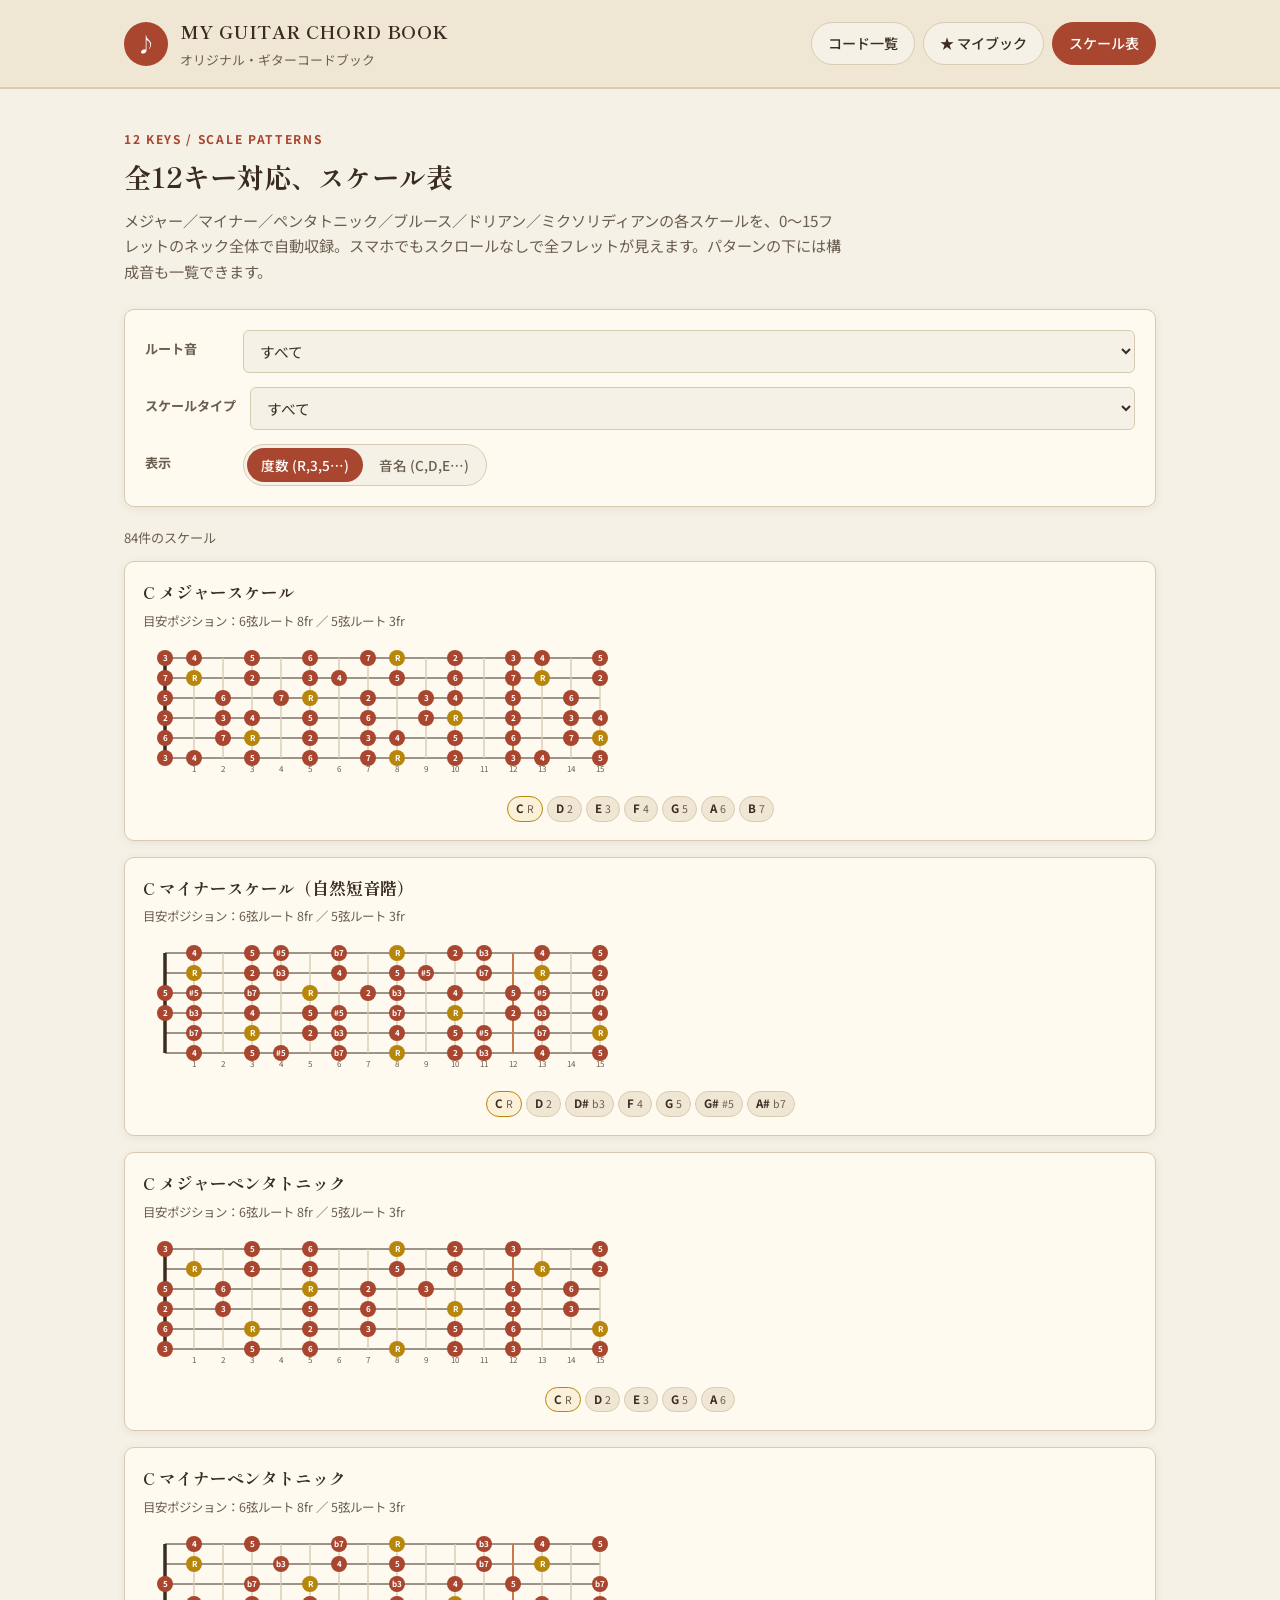
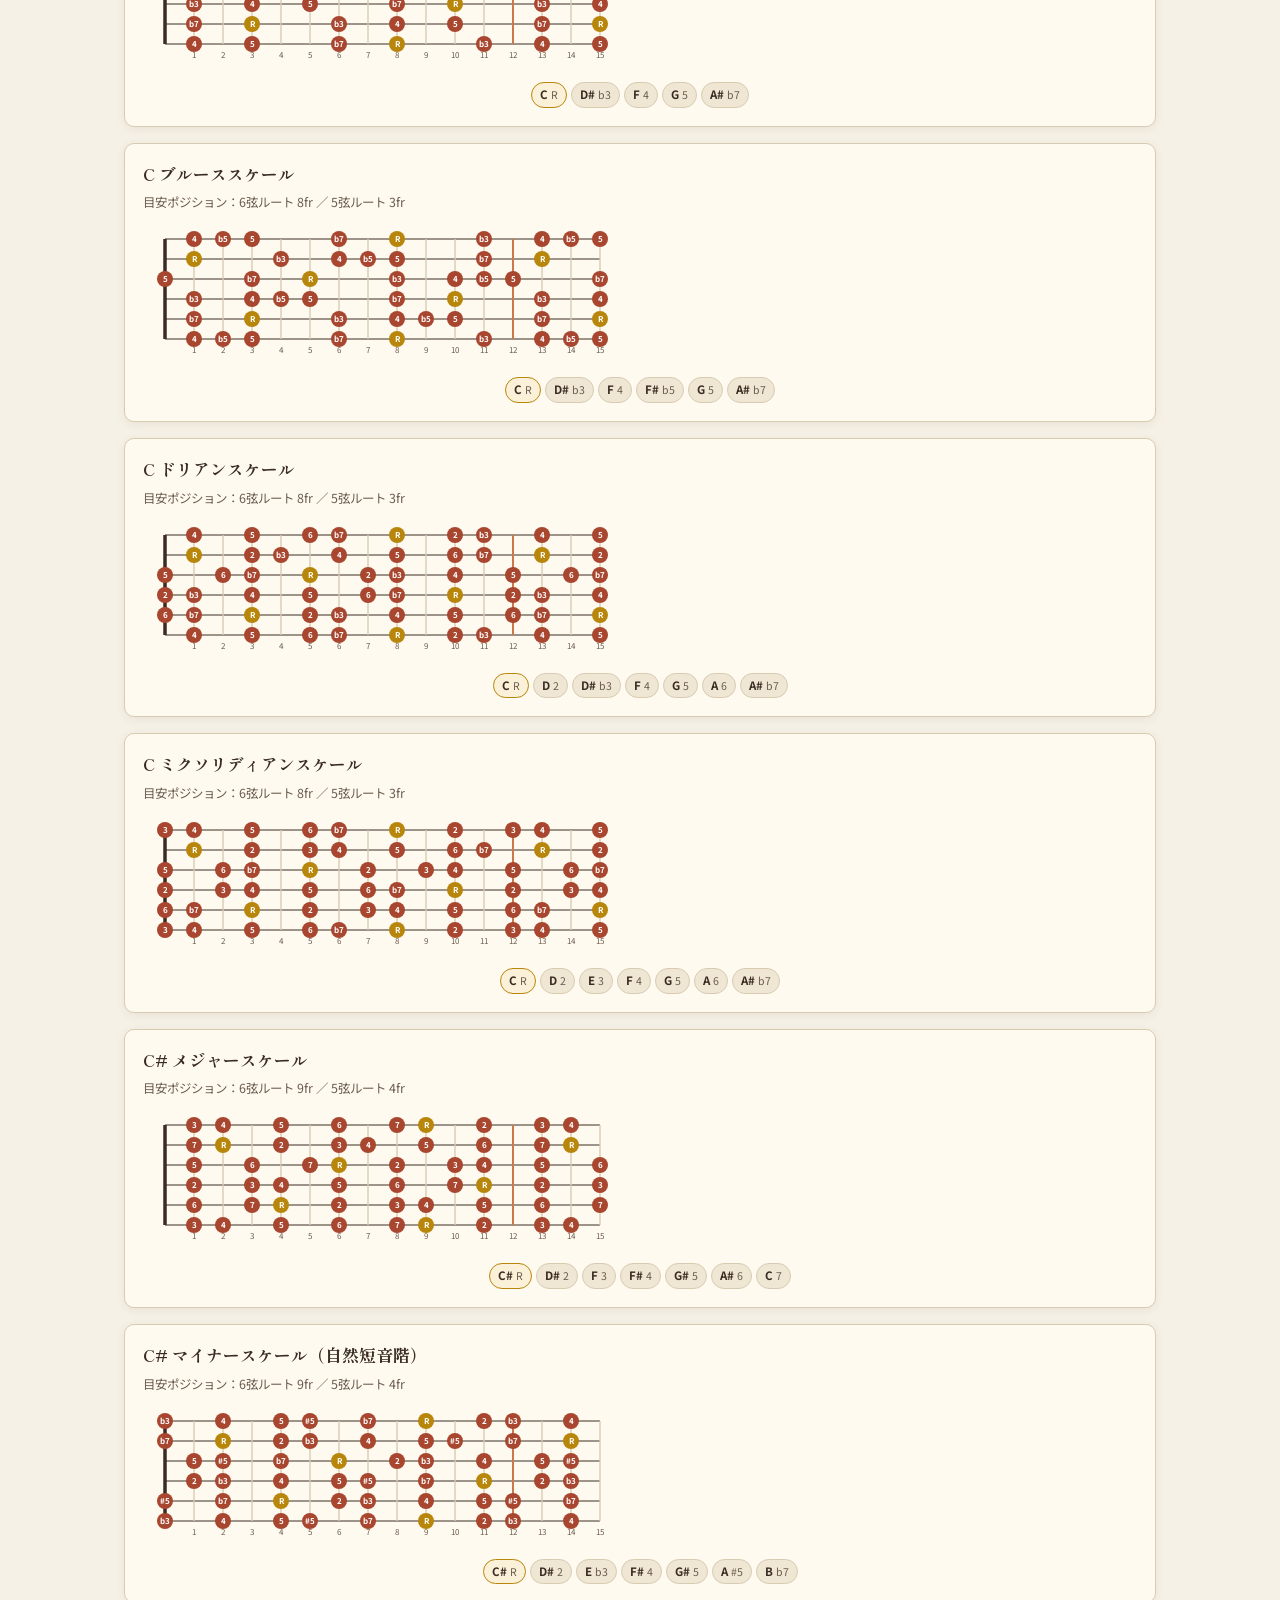
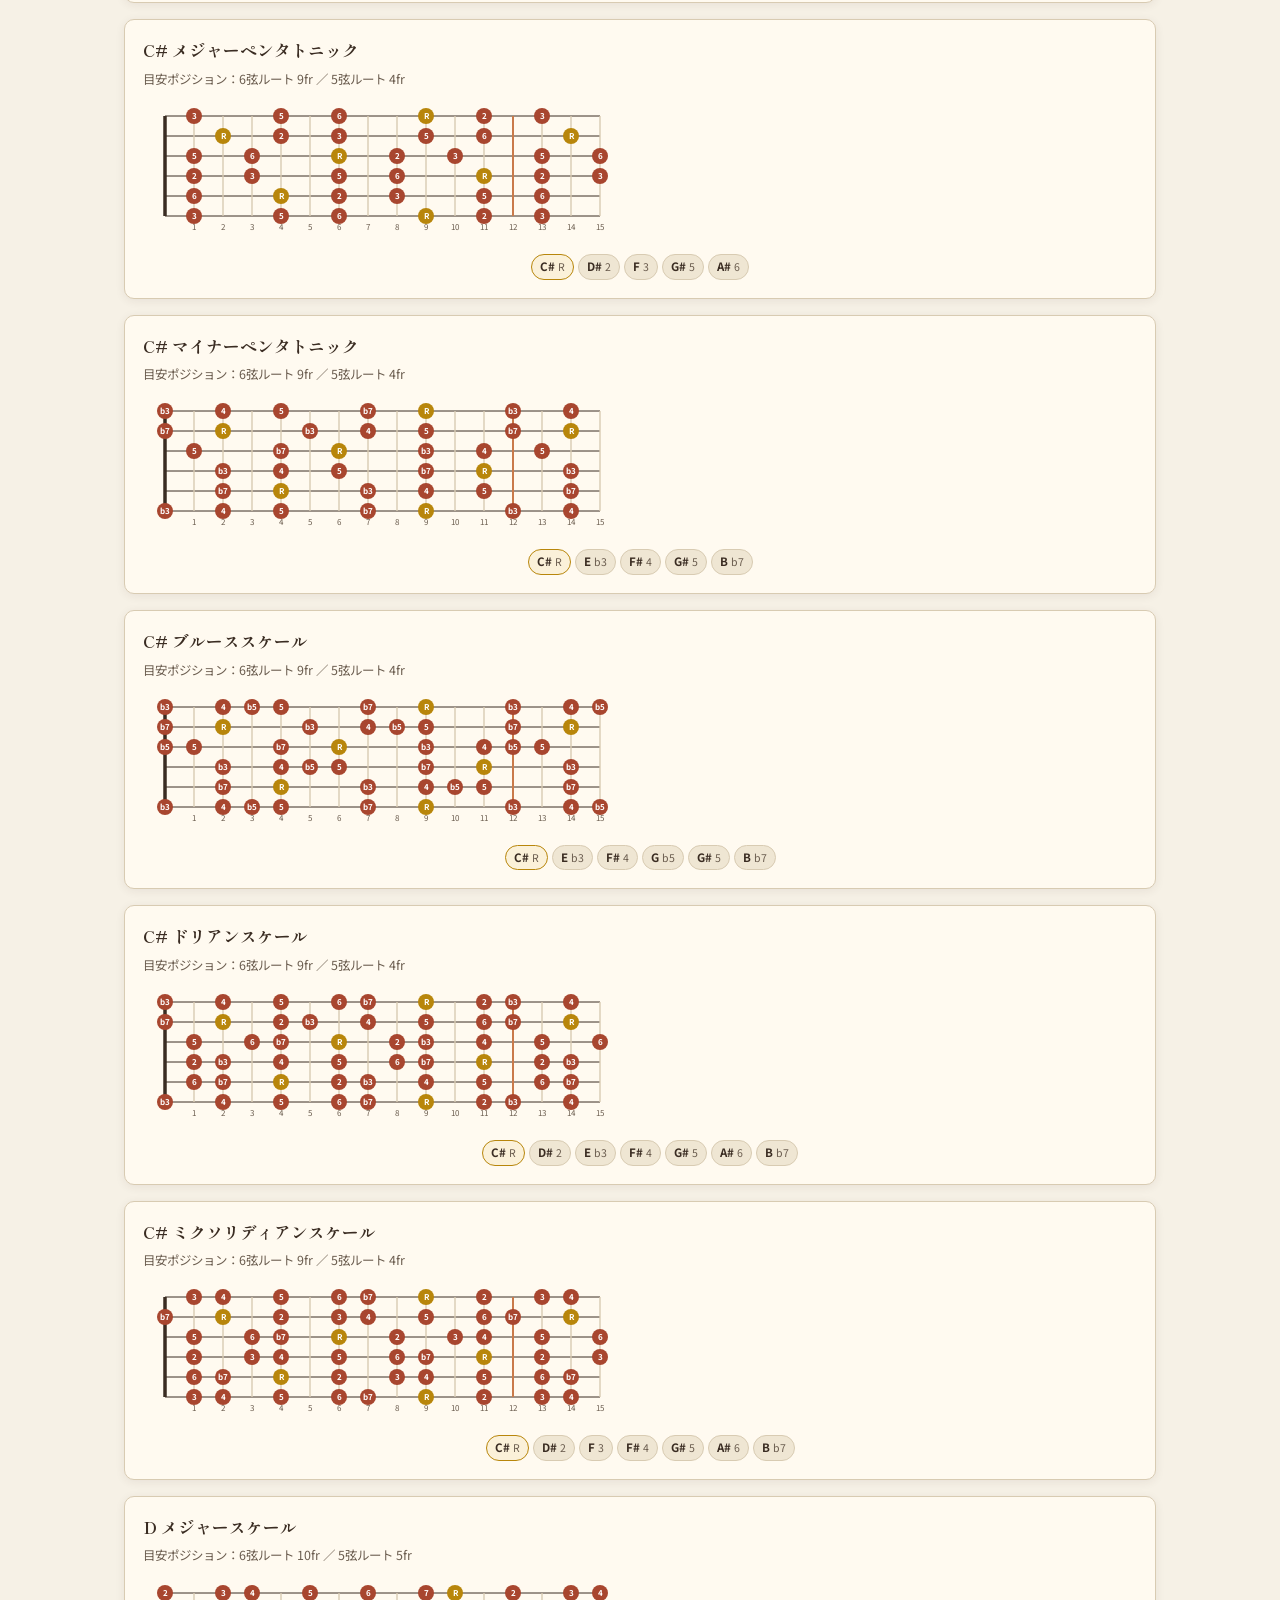
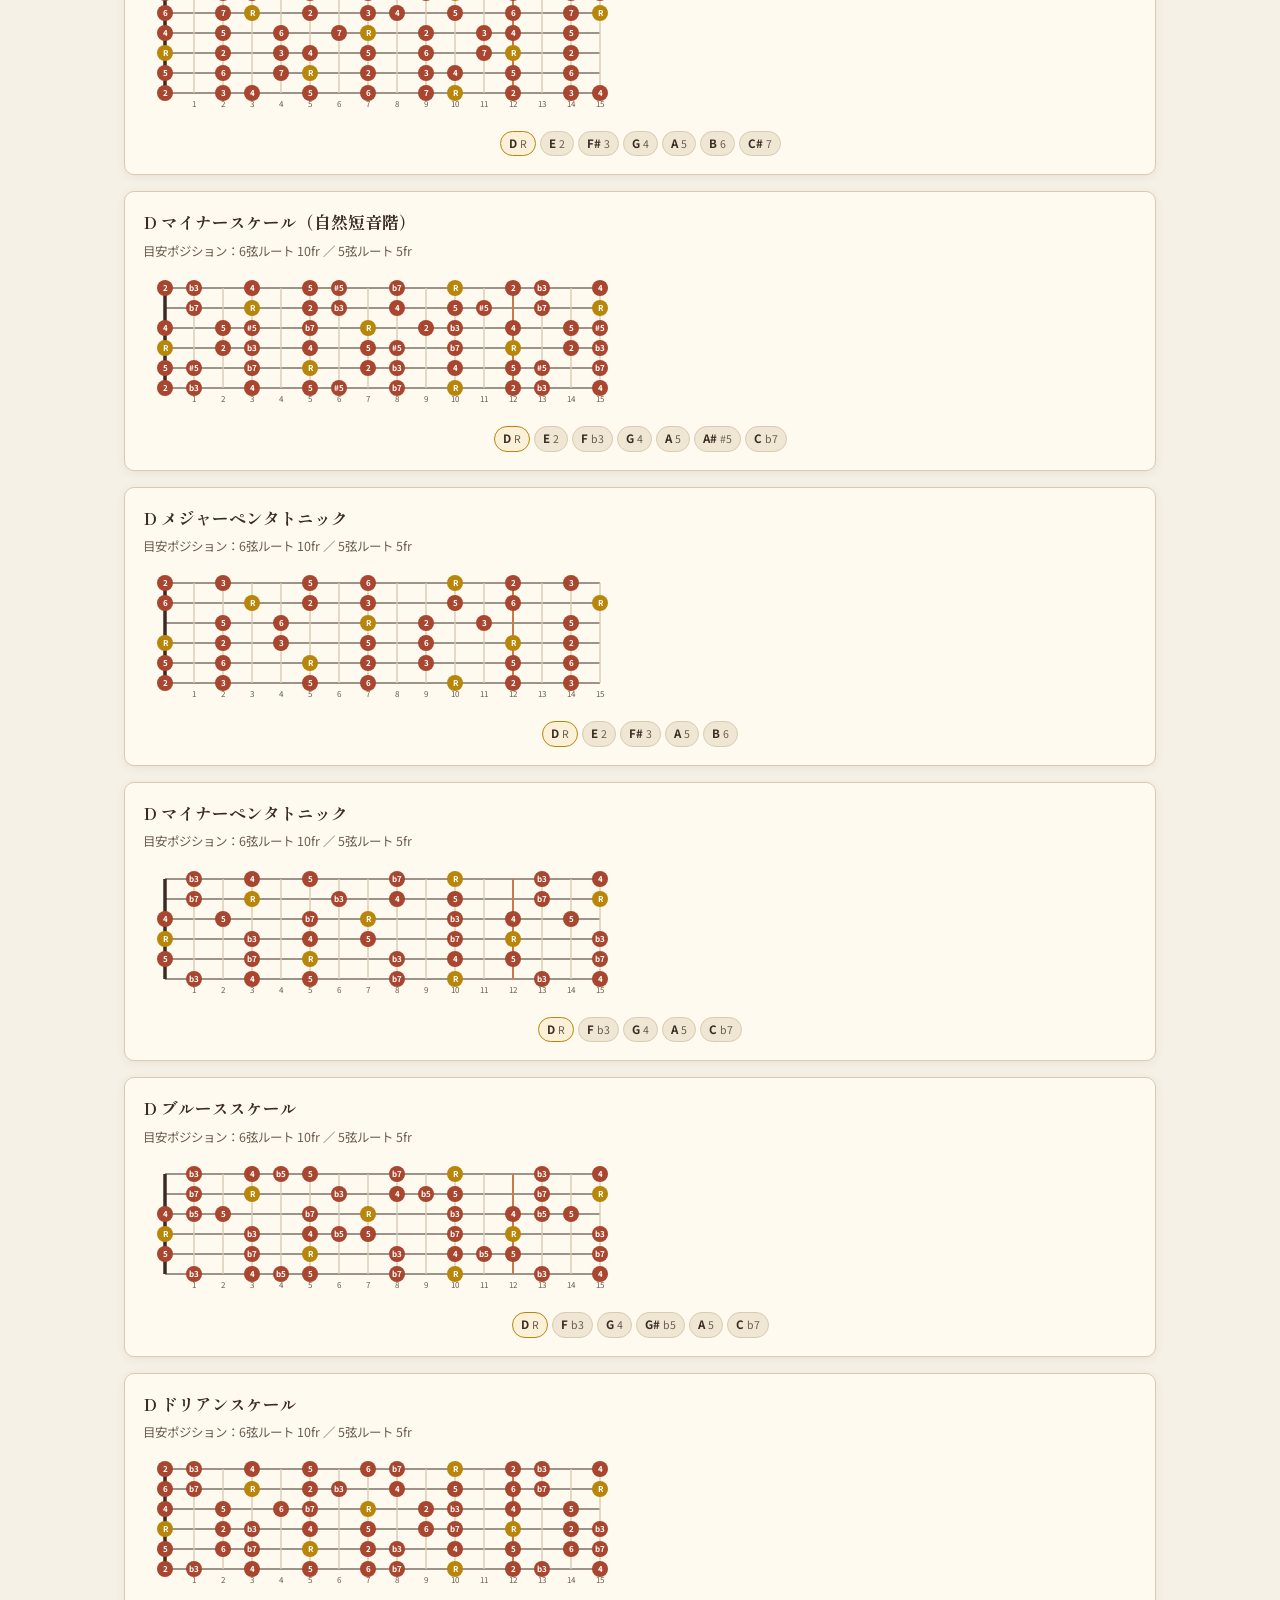
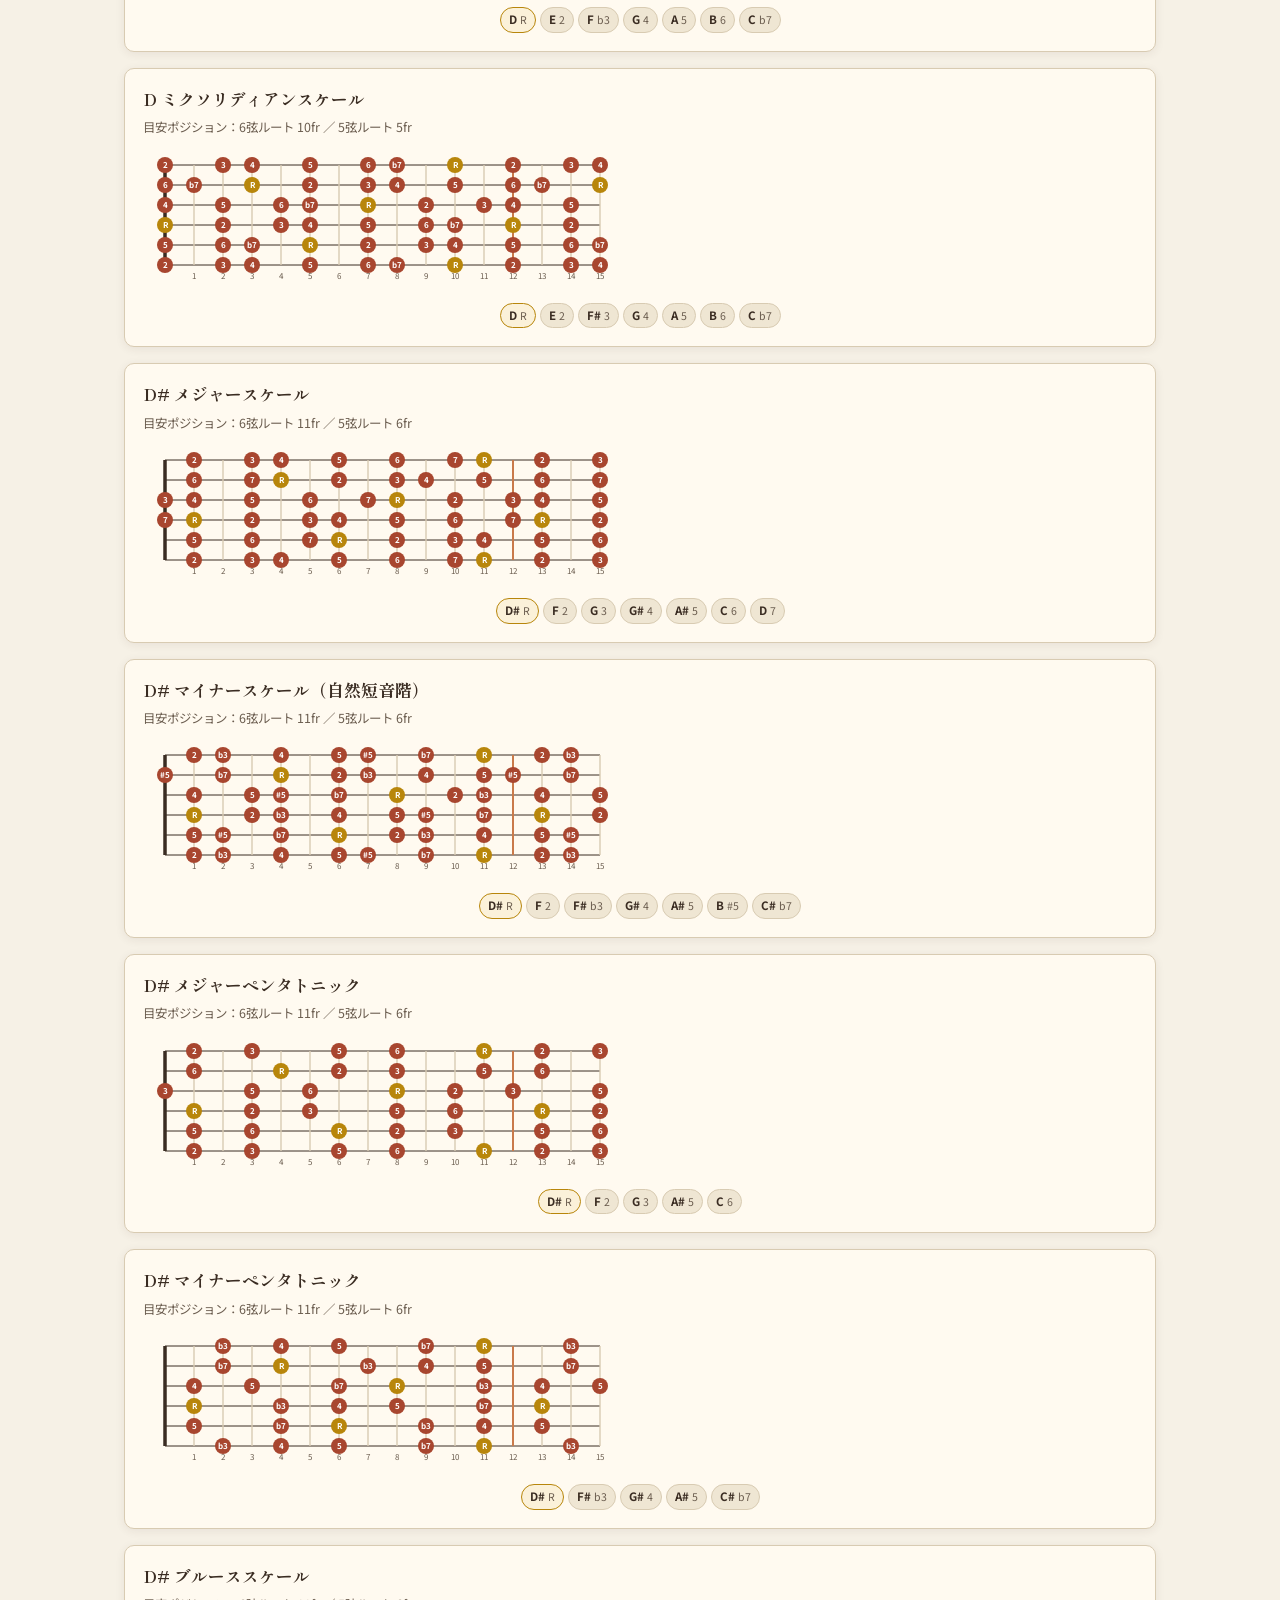
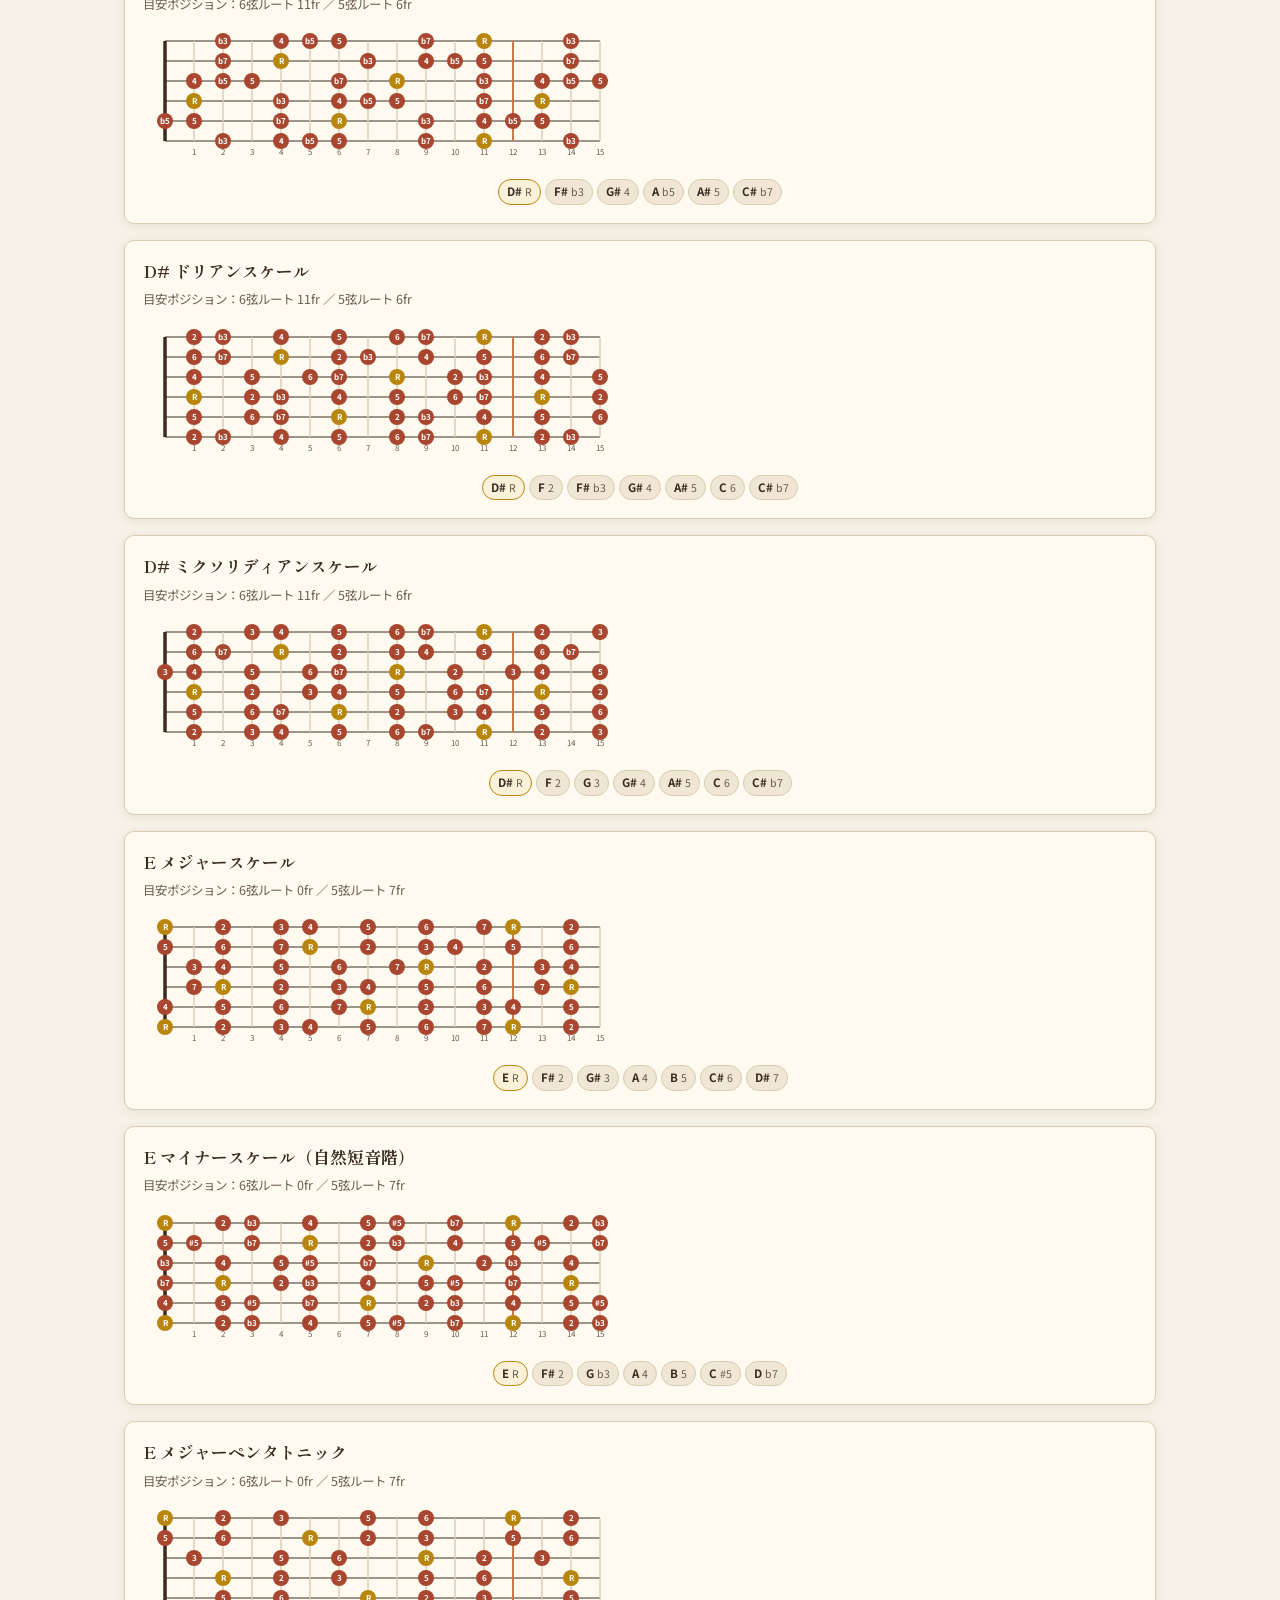
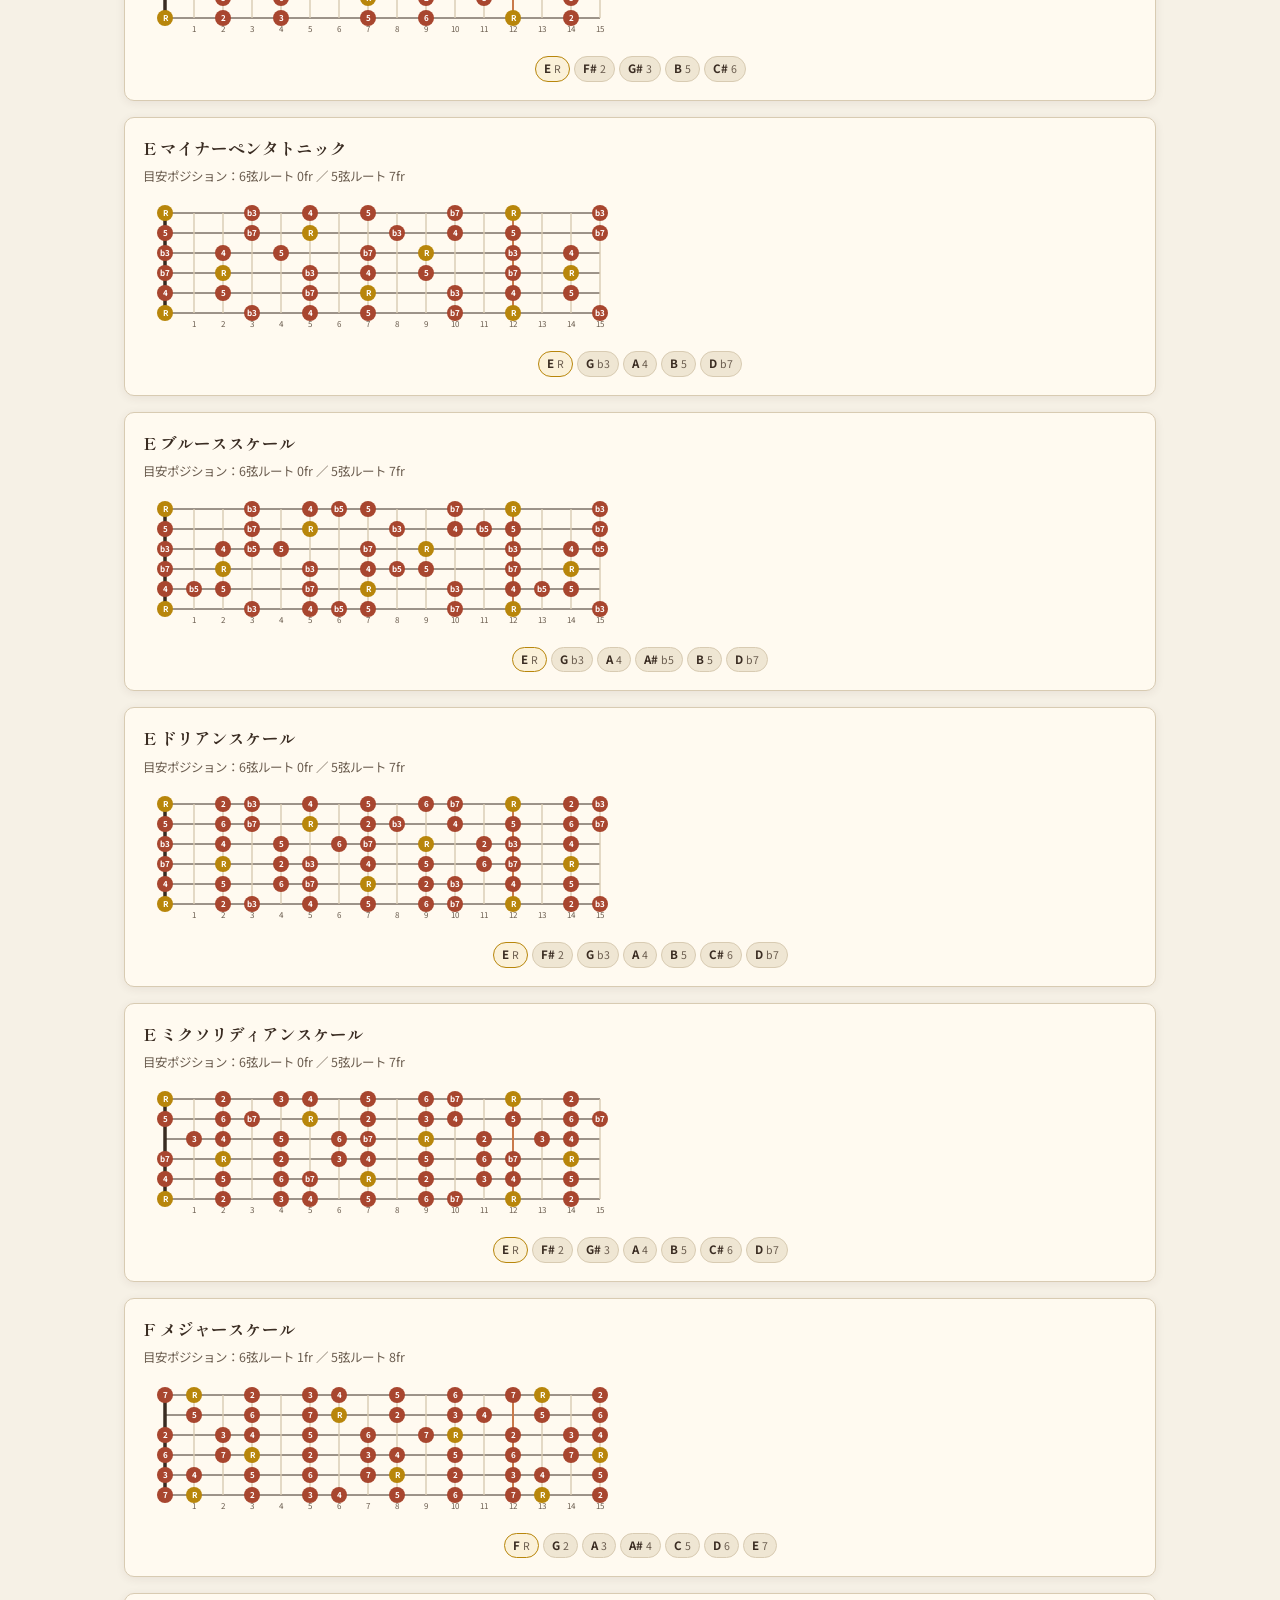
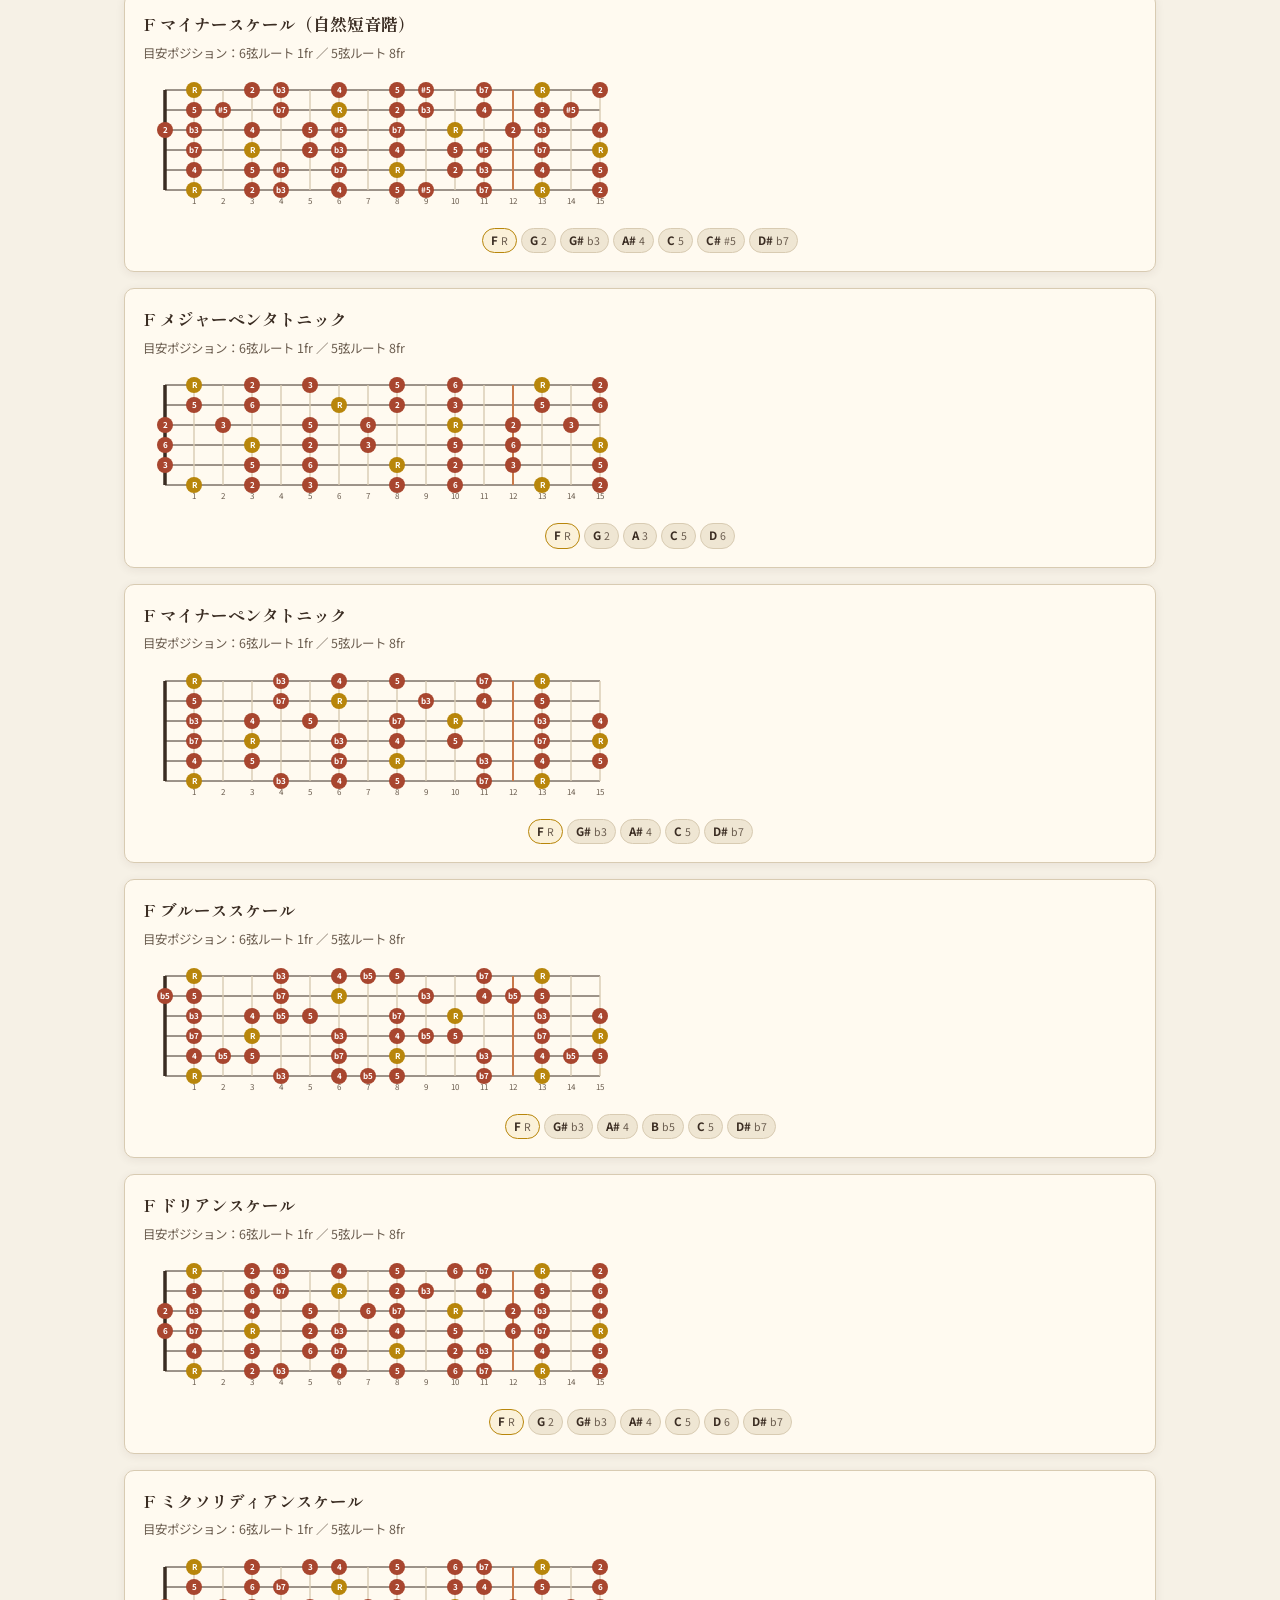
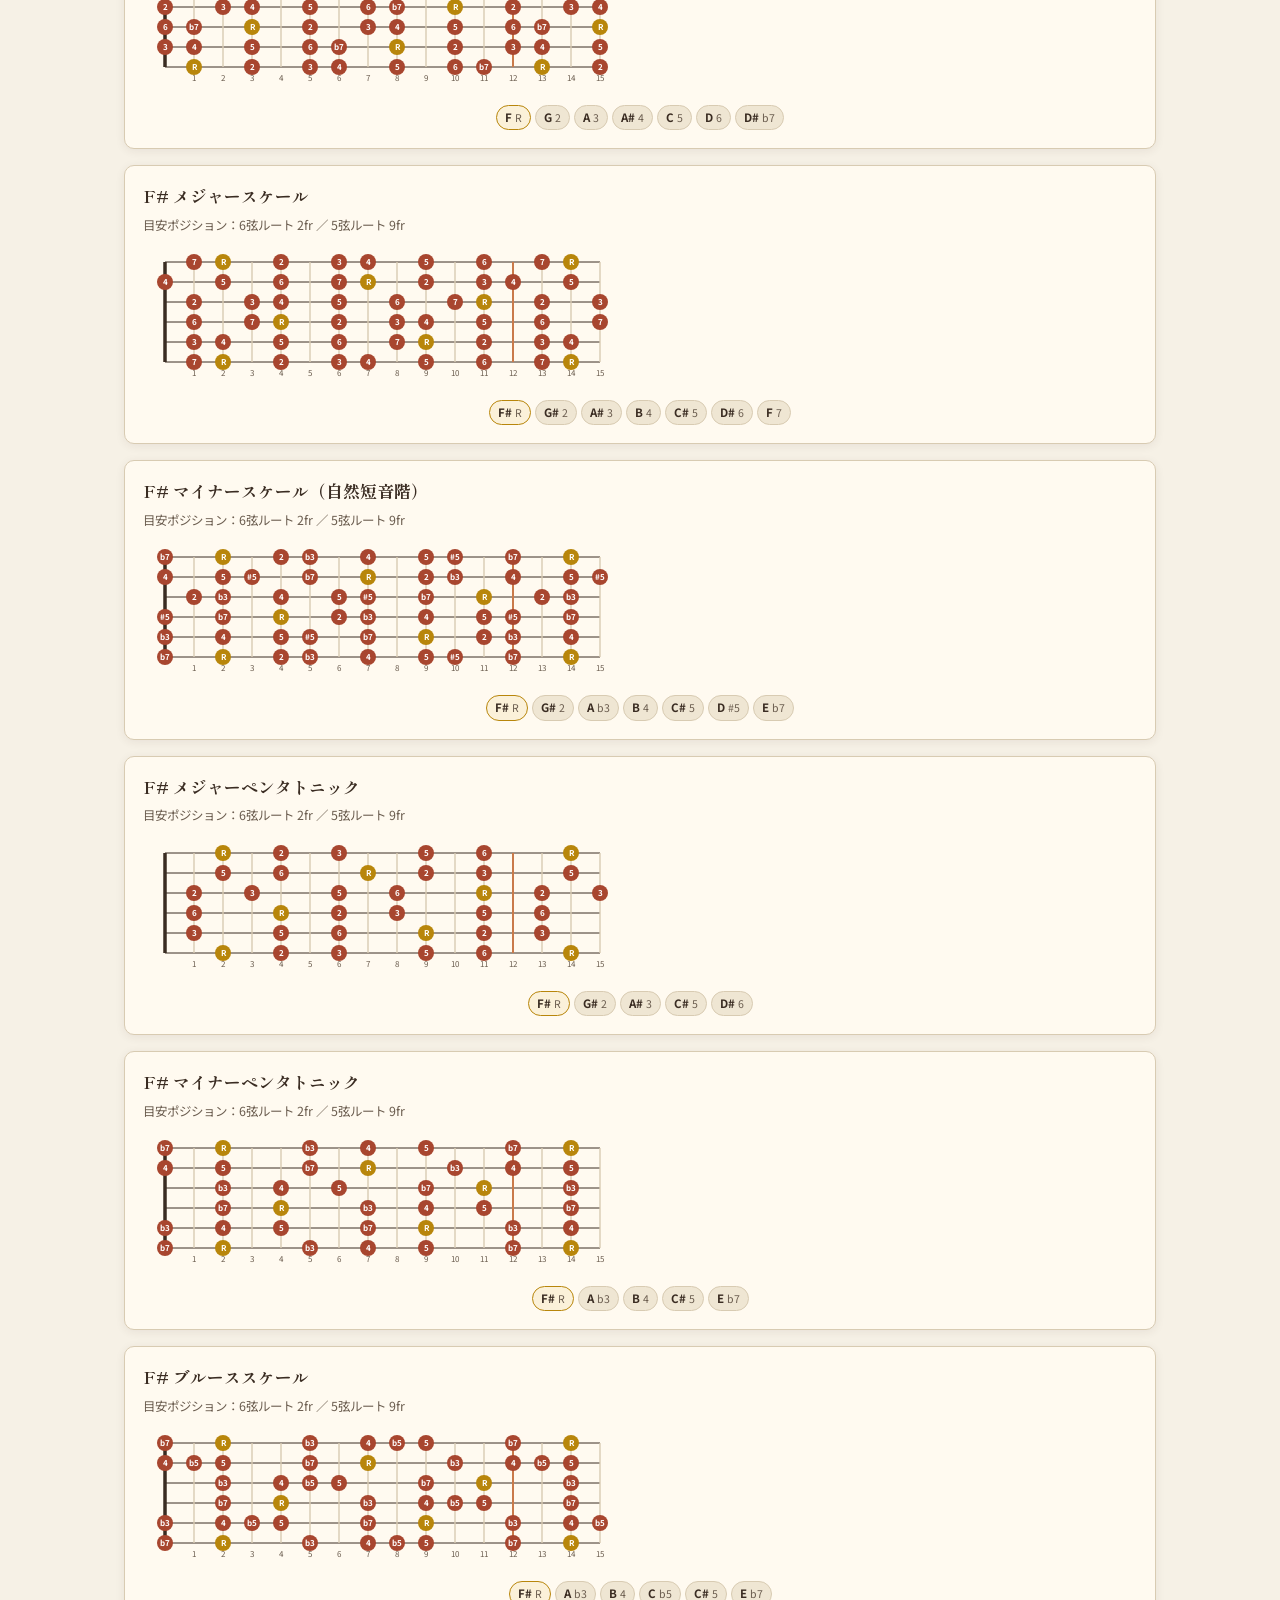
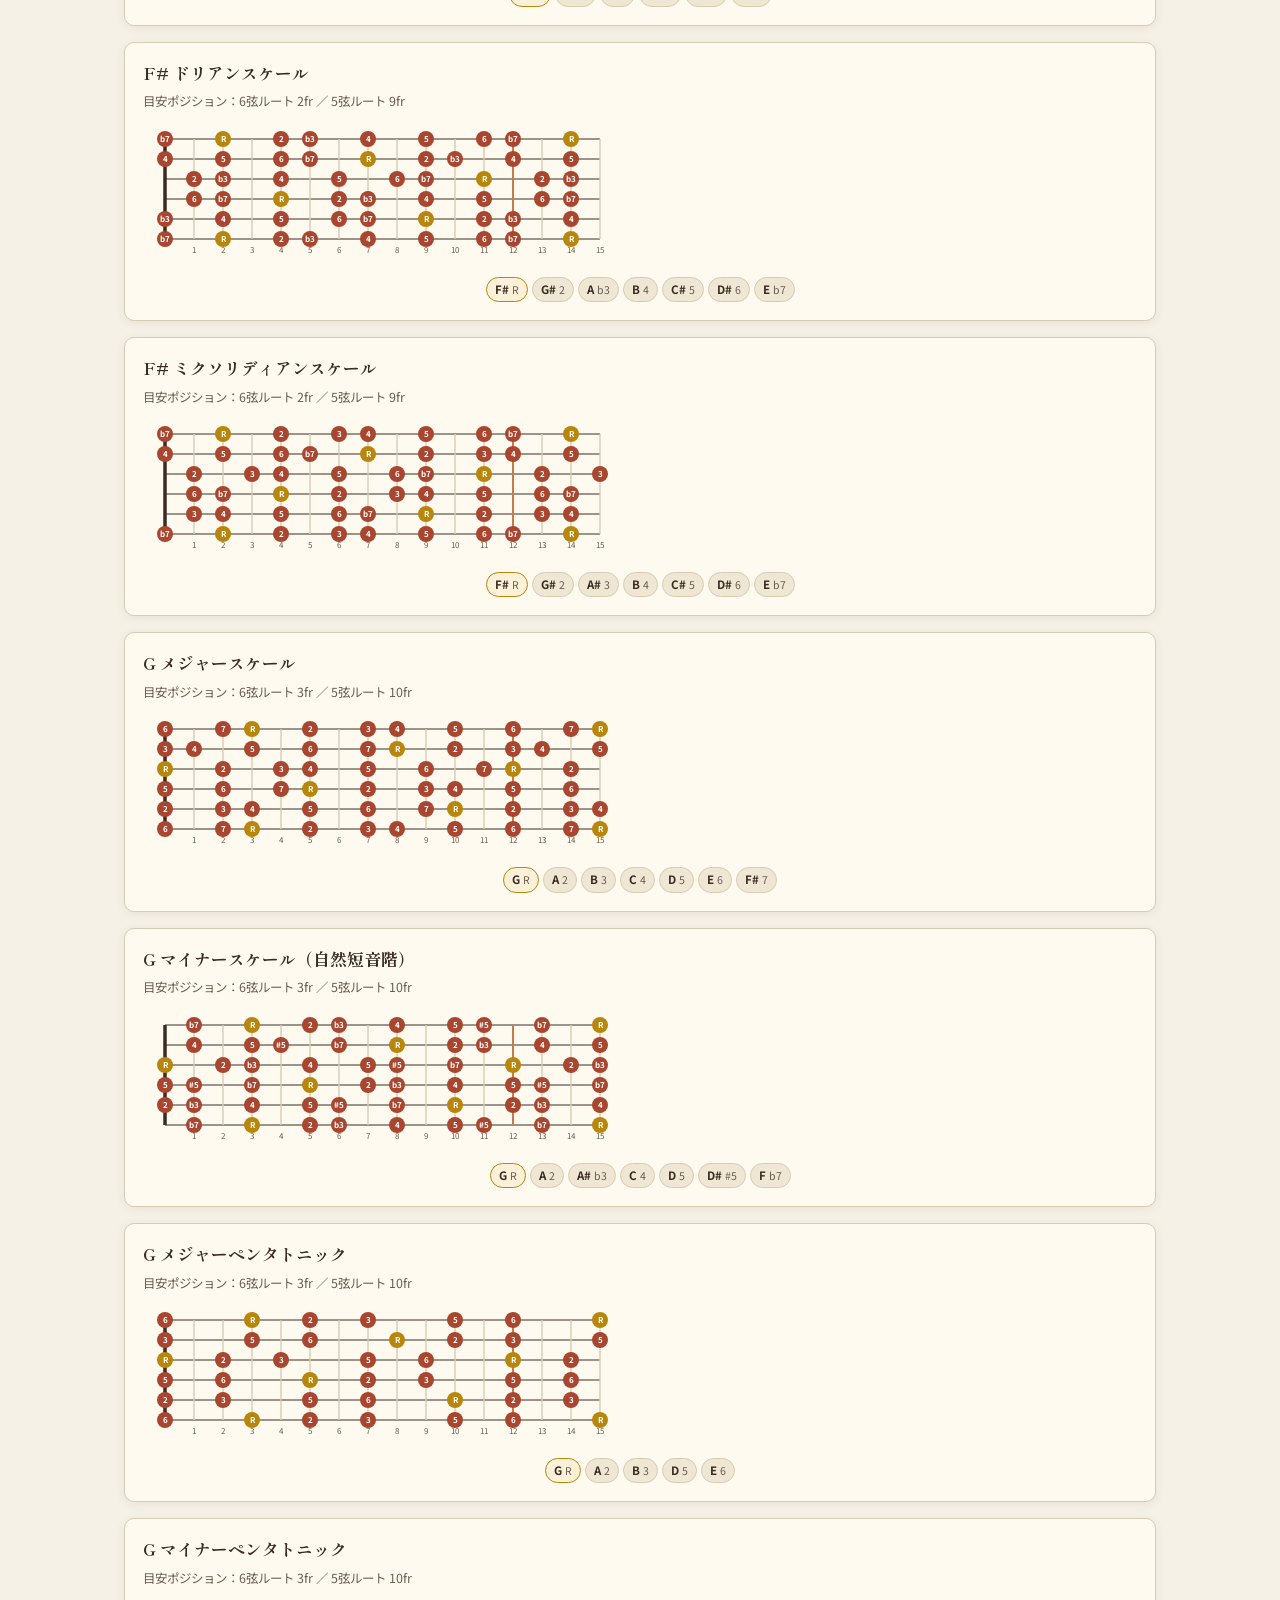
<file: guitar-chordbook/scales.html>
<!DOCTYPE html>
<html lang="ja">
<head>
<meta charset="UTF-8">
<meta name="viewport" content="width=device-width, initial-scale=1.0">
<title>スケール表 | MY GUITAR CHORD BOOK</title>
<meta name="description" content="全12キー対応のギタースケール表。メジャー、マイナー、ペンタトニック、ブルース、ドリアン、ミクソリディアンを0〜15フレットのネック全体で表示。度数と構成音つき。">
<link rel="preconnect" href="https://fonts.googleapis.com">
<link rel="preconnect" href="https://fonts.gstatic.com" crossorigin>
<link href="https://fonts.googleapis.com/css2?family=Shippori+Mincho:wght@500;700&family=Noto+Sans+JP:wght@400;500;700&display=swap" rel="stylesheet">
<link rel="stylesheet" href="css/style.css">
<link rel="manifest" href="manifest.webmanifest">
<link rel="apple-touch-icon" href="icons/apple-touch-icon.png">
<link rel="icon" href="icons/icon-192.png">
<meta name="theme-color" content="#a8462f">
<meta name="apple-mobile-web-app-capable" content="yes">
<meta name="apple-mobile-web-app-title" content="Chord Book">
</head>
<body>

<header class="header">
  <div class="container header__inner">
    <div class="brand">
      <span class="brand__mark" aria-hidden="true">♪</span>
      <div>
        <p class="brand__title">MY GUITAR CHORD BOOK</p>
        <p class="brand__subtitle">オリジナル・ギターコードブック</p>
      </div>
    </div>
    <nav class="nav-tabs">
      <a class="nav-tab" href="index.html">コード一覧</a>
      <a class="nav-tab" href="index.html#mybook">★ マイブック</a>
      <a class="nav-tab is-active" href="scales.html">スケール表</a>
    </nav>
  </div>
</header>

<main class="container">

  <section>
    <div class="intro">
      <p class="intro__eyebrow">12 KEYS / SCALE PATTERNS</p>
      <h1 class="intro__title">全12キー対応、スケール表</h1>
      <p class="intro__text">メジャー／マイナー／ペンタトニック／ブルース／ドリアン／ミクソリディアンの各スケールを、0〜15フレットのネック全体で自動収録。スマホでもスクロールなしで全フレットが見えます。パターンの下には構成音も一覧できます。</p>
    </div>

    <div class="filter-bar">
      <div class="filter-row">
        <label class="filter-label" for="scaleRootFilter">ルート音</label>
        <select id="scaleRootFilter" class="select-input"></select>
      </div>
      <div class="filter-row">
        <label class="filter-label" for="scaleTypeFilter">スケールタイプ</label>
        <select id="scaleTypeFilter" class="select-input"></select>
      </div>
      <div class="filter-row">
        <label class="filter-label">表示</label>
        <div class="toggle-group" id="labelModeToggle"></div>
      </div>
    </div>

    <p class="result-count" id="scaleResultCount"></p>
    <div class="scale-list" id="scaleGrid"></div>
    <p class="empty-state" id="scaleEmptyState" hidden>該当するスケールが見つかりませんでした。</p>
  </section>

</main>

<footer class="footer">
  <div class="container footer__inner">
    <p>MY GUITAR CHORD BOOK &mdash; スケールパターンはすべて自動生成です。</p>
  </div>
</footer>

<script src="js/chords.js"></script>
<script src="js/scales.js"></script>
<script src="js/scales-app.js"></script>
<script>
  if ('serviceWorker' in navigator) {
    window.addEventListener('load', () => navigator.serviceWorker.register('service-worker.js').then(reg => reg.update()));
  }
</script>
</body>
</html>
</file>
<file: css/style.css>
:root {
  --color-bg: #faf7f2;
  --color-bg-alt: #f1ebe1;
  --color-text: #2b241d;
  --color-text-light: #6b5f52;
  --color-accent: #a9612f;
  --color-accent-dark: #7c4620;
  --color-border: #e2d8c8;
  --font-base: "Hiragino Kaku Gothic ProN", "Yu Gothic", "Noto Sans JP", sans-serif;
  --max-width: 1080px;
}

* {
  box-sizing: border-box;
}

html {
  scroll-behavior: smooth;
}

body {
  margin: 0;
  font-family: var(--font-base);
  color: var(--color-text);
  background: var(--color-bg);
  line-height: 1.8;
}

img {
  max-width: 100%;
  display: block;
}

a {
  color: inherit;
  text-decoration: none;
}

.container {
  max-width: var(--max-width);
  margin: 0 auto;
  padding: 0 24px;
}

.container--narrow {
  max-width: 680px;
}

/* Header */
.header {
  position: sticky;
  top: 0;
  z-index: 100;
  background: rgba(250, 247, 242, 0.92);
  backdrop-filter: blur(6px);
  border-bottom: 1px solid var(--color-border);
}

.header__inner {
  display: flex;
  align-items: center;
  justify-content: space-between;
  height: 72px;
}

.logo {
  font-size: 1.1rem;
  font-weight: 700;
  letter-spacing: 0.05em;
}

.logo span {
  color: var(--color-accent);
}

.nav {
  display: flex;
  gap: 32px;
}

.nav a {
  font-size: 0.9rem;
  font-weight: 500;
  position: relative;
}

.nav a::after {
  content: "";
  position: absolute;
  left: 0;
  bottom: -6px;
  width: 0;
  height: 2px;
  background: var(--color-accent);
  transition: width 0.25s ease;
}

.nav a:hover::after {
  width: 100%;
}

.nav-toggle {
  display: none;
  flex-direction: column;
  justify-content: center;
  gap: 5px;
  width: 40px;
  height: 40px;
  background: none;
  border: none;
  cursor: pointer;
}

.nav-toggle span {
  display: block;
  width: 100%;
  height: 2px;
  background: var(--color-text);
  transition: transform 0.25s ease, opacity 0.25s ease;
}

/* Hero */
.hero {
  position: relative;
  min-height: 88vh;
  display: flex;
  align-items: center;
  overflow: hidden;
}

.hero__bg {
  position: absolute;
  inset: 0;
  background:
    radial-gradient(circle at 20% 20%, rgba(169, 97, 47, 0.18), transparent 55%),
    radial-gradient(circle at 80% 70%, rgba(124, 70, 32, 0.18), transparent 55%),
    linear-gradient(135deg, #f1ebe1 0%, #faf7f2 60%);
  z-index: -1;
}

.hero__inner {
  padding-top: 40px;
  padding-bottom: 40px;
}

.hero__eyebrow {
  color: var(--color-accent);
  font-weight: 700;
  letter-spacing: 0.15em;
  font-size: 0.8rem;
  margin-bottom: 16px;
}

.hero__title {
  font-size: clamp(2rem, 5vw, 3.4rem);
  line-height: 1.4;
  margin: 0 0 24px;
  font-weight: 800;
}

.hero__text {
  color: var(--color-text-light);
  font-size: 1.05rem;
  max-width: 520px;
  margin-bottom: 36px;
}

.hero__actions {
  display: flex;
  gap: 16px;
  flex-wrap: wrap;
}

/* Buttons */
.btn {
  display: inline-block;
  padding: 14px 32px;
  border-radius: 999px;
  font-weight: 700;
  font-size: 0.95rem;
  border: 2px solid transparent;
  transition: transform 0.2s ease, background 0.2s ease, color 0.2s ease;
}

.btn--primary {
  background: var(--color-accent);
  color: #fff;
}

.btn--primary:hover {
  background: var(--color-accent-dark);
  transform: translateY(-2px);
}

.btn--outline {
  border-color: var(--color-accent);
  color: var(--color-accent);
}

.btn--outline:hover {
  background: var(--color-accent);
  color: #fff;
  transform: translateY(-2px);
}

.btn--block {
  display: block;
  width: 100%;
  text-align: center;
  border: none;
  cursor: pointer;
  font-family: inherit;
}

/* Sections */
.section {
  padding: 100px 0;
}

.section--alt {
  background: var(--color-bg-alt);
}

.section__eyebrow {
  color: var(--color-accent);
  font-weight: 700;
  letter-spacing: 0.15em;
  font-size: 0.8rem;
  margin: 0 0 12px;
}

.section__title {
  font-size: clamp(1.6rem, 3vw, 2.2rem);
  margin: 0 0 20px;
  font-weight: 800;
}

.section__lead {
  color: var(--color-text-light);
  max-width: 640px;
  margin-bottom: 48px;
}

/* About */
.about__grid {
  display: grid;
  grid-template-columns: 1fr 1.3fr;
  gap: 48px;
  align-items: start;
}

.about__image {
  aspect-ratio: 4 / 3;
  border-radius: 16px;
  background: linear-gradient(135deg, #c48b5a, #7c4620);
}

.about__table {
  width: 100%;
  border-collapse: collapse;
}

.about__table th,
.about__table td {
  text-align: left;
  padding: 14px 0;
  border-bottom: 1px solid var(--color-border);
  vertical-align: top;
}

.about__table th {
  width: 30%;
  color: var(--color-text-light);
  font-weight: 600;
  white-space: nowrap;
}

/* Cards */
.cards {
  display: grid;
  grid-template-columns: repeat(3, 1fr);
  gap: 28px;
}

.card {
  background: #fff;
  border: 1px solid var(--color-border);
  border-radius: 16px;
  padding: 36px 28px;
  transition: transform 0.2s ease, box-shadow 0.2s ease;
}

.card:hover {
  transform: translateY(-4px);
  box-shadow: 0 16px 32px rgba(43, 36, 29, 0.08);
}

.card__icon {
  font-size: 2rem;
  margin-bottom: 16px;
}

.card__title {
  font-size: 1.1rem;
  margin: 0 0 12px;
  font-weight: 700;
}

.card__text {
  color: var(--color-text-light);
  font-size: 0.92rem;
  margin: 0;
}

/* Instagram */
.instagram__embed {
  display: flex;
  justify-content: center;
}

/* Access */
.access__grid {
  display: grid;
  grid-template-columns: 1.4fr 1fr;
  gap: 48px;
  align-items: center;
}

.access__map {
  aspect-ratio: 16 / 10;
  border-radius: 16px;
  background: repeating-linear-gradient(45deg, #e2d8c8, #e2d8c8 10px, #f1ebe1 10px, #f1ebe1 20px);
  display: flex;
  align-items: center;
  justify-content: center;
  color: var(--color-text-light);
  font-weight: 700;
  letter-spacing: 0.1em;
}

.access__info h3 {
  margin: 0 0 16px;
  font-size: 1.2rem;
}

.access__info p {
  margin: 0 0 12px;
  color: var(--color-text-light);
}

/* Form */
.form__row {
  margin-bottom: 24px;
}

.form__row label {
  display: block;
  font-weight: 600;
  margin-bottom: 8px;
  font-size: 0.9rem;
}

.form__row label span {
  color: var(--color-accent);
  font-size: 0.75rem;
  margin-left: 6px;
}

.form__row input,
.form__row textarea {
  width: 100%;
  padding: 12px 16px;
  border: 1px solid var(--color-border);
  border-radius: 8px;
  font-family: inherit;
  font-size: 0.95rem;
  background: #fff;
  resize: vertical;
}

.form__row input:focus,
.form__row textarea:focus {
  outline: 2px solid var(--color-accent);
  outline-offset: 1px;
}

/* Footer */
.footer {
  background: var(--color-text);
  color: #d8cfc2;
  padding: 32px 0;
}

.footer__inner {
  text-align: center;
  font-size: 0.85rem;
}

/* Responsive */
@media (max-width: 860px) {
  .about__grid,
  .access__grid {
    grid-template-columns: 1fr;
  }

  .cards {
    grid-template-columns: 1fr;
  }
}

@media (max-width: 720px) {
  .nav-toggle {
    display: flex;
  }

  .nav {
    position: fixed;
    top: 72px;
    left: 0;
    right: 0;
    flex-direction: column;
    background: var(--color-bg);
    padding: 24px;
    gap: 20px;
    border-bottom: 1px solid var(--color-border);
    transform: translateY(-150%);
    opacity: 0;
    transition: transform 0.25s ease, opacity 0.25s ease;
  }

  .nav.is-open {
    transform: translateY(0);
    opacity: 1;
  }

  .nav-toggle.is-active span:nth-child(1) {
    transform: translateY(7px) rotate(45deg);
  }

  .nav-toggle.is-active span:nth-child(2) {
    opacity: 0;
  }

  .nav-toggle.is-active span:nth-child(3) {
    transform: translateY(-7px) rotate(-45deg);
  }

  .section {
    padding: 72px 0;
  }
}
</file>
<file: guitar-chordbook/css/style.css>
:root {
  --paper: #f6f1e6;
  --paper-alt: #efe6d3;
  --ink: #3a2c22;
  --ink-soft: #6b5d4f;
  --line: #d8cbb2;
  --accent: #a8462f;
  --accent-soft: #c97a4a;
  --gold: #b8860b;
  --card-bg: #fffaf0;
  --shadow: 0 2px 10px rgba(58, 44, 34, 0.08);
  --radius: 10px;
  font-size: 16px;
}

* { box-sizing: border-box; }

body {
  margin: 0;
  background: var(--paper);
  color: var(--ink);
  font-family: 'Noto Sans JP', -apple-system, BlinkMacSystemFont, sans-serif;
  line-height: 1.7;
}

h1, h2, .brand__title {
  font-family: 'Shippori Mincho', serif;
}

.container {
  max-width: 1080px;
  margin: 0 auto;
  padding: 0 24px;
}

a { color: inherit; }

/* ---------- Header ---------- */

.header {
  background: var(--paper-alt);
  border-bottom: 2px solid var(--line);
  position: sticky;
  top: 0;
  z-index: 20;
}

.header__inner {
  display: flex;
  align-items: center;
  justify-content: space-between;
  flex-wrap: wrap;
  gap: 16px;
  padding: 16px 24px;
}

.brand {
  display: flex;
  align-items: center;
  gap: 12px;
}

.brand__mark {
  width: 44px;
  height: 44px;
  border-radius: 50%;
  background: var(--accent);
  color: #fff;
  display: flex;
  align-items: center;
  justify-content: center;
  font-size: 20px;
  flex-shrink: 0;
}

.brand__title {
  margin: 0;
  font-weight: 700;
  font-size: 1.15rem;
  letter-spacing: 0.02em;
}

.brand__subtitle {
  margin: 2px 0 0;
  font-size: 0.8rem;
  color: var(--ink-soft);
}

.nav-tabs {
  display: flex;
  gap: 8px;
  flex-wrap: wrap;
}

.nav-tab {
  border: 1px solid var(--line);
  background: var(--paper);
  color: var(--ink);
  padding: 9px 16px;
  border-radius: 999px;
  font-size: 0.88rem;
  cursor: pointer;
  font-weight: 500;
  text-decoration: none;
  transition: background 0.15s, color 0.15s, border-color 0.15s;
}

.nav-tab:hover { border-color: var(--accent-soft); }

.nav-tab.is-active {
  background: var(--accent);
  border-color: var(--accent);
  color: #fff;
}

/* ---------- Intro ---------- */

.intro {
  padding: 40px 0 24px;
  max-width: 720px;
}

.intro__eyebrow {
  margin: 0 0 8px;
  letter-spacing: 0.14em;
  font-size: 0.75rem;
  color: var(--accent);
  font-weight: 700;
}

.intro__title {
  margin: 0 0 12px;
  font-size: 1.7rem;
  line-height: 1.4;
}

.intro__text {
  margin: 0;
  color: var(--ink-soft);
  font-size: 0.95rem;
}

/* ---------- Filter bar ---------- */

.filter-bar {
  background: var(--card-bg);
  border: 1px solid var(--line);
  border-radius: var(--radius);
  padding: 20px;
  margin-bottom: 20px;
  display: flex;
  flex-direction: column;
  gap: 14px;
  box-shadow: var(--shadow);
}

.filter-bar[hidden] { display: none; }

.filter-row {
  display: flex;
  align-items: flex-start;
  gap: 14px;
  flex-wrap: wrap;
}

.filter-label {
  font-size: 0.82rem;
  font-weight: 700;
  color: var(--ink-soft);
  min-width: 84px;
  padding-top: 8px;
}

.search-input, .select-input {
  flex: 1;
  min-width: 200px;
  padding: 9px 12px;
  border: 1px solid var(--line);
  border-radius: 6px;
  background: var(--paper);
  color: var(--ink);
  font-size: 0.92rem;
  font-family: inherit;
}

.toggle-group {
  display: inline-flex;
  border: 1px solid var(--line);
  border-radius: 999px;
  padding: 3px;
  background: var(--paper);
  gap: 2px;
}

.toggle-btn {
  border: none;
  background: none;
  color: var(--ink-soft);
  padding: 7px 14px;
  border-radius: 999px;
  font-size: 0.85rem;
  font-weight: 500;
  cursor: pointer;
  font-family: inherit;
}

.toggle-btn.is-active {
  background: var(--accent);
  color: #fff;
}

.mybook-hint {
  color: var(--ink-soft);
  font-size: 0.88rem;
  margin: 0 0 12px;
}

.result-count {
  color: var(--ink-soft);
  font-size: 0.82rem;
  margin: 0 0 12px;
}

.empty-state {
  text-align: center;
  color: var(--ink-soft);
  padding: 60px 20px;
  font-size: 0.95rem;
}

/* ---------- Chord grid & cards ---------- */

.chord-grid {
  display: grid;
  grid-template-columns: repeat(auto-fill, minmax(200px, 1fr));
  gap: 14px;
  padding-bottom: 60px;
}

.chord-card {
  background: var(--card-bg);
  border: 1px solid var(--line);
  border-radius: var(--radius);
  padding: 12px;
  cursor: pointer;
  box-shadow: var(--shadow);
  transition: transform 0.12s, box-shadow 0.12s;
}

.chord-card:hover, .chord-card:focus-visible {
  transform: translateY(-2px);
  box-shadow: 0 6px 16px rgba(58, 44, 34, 0.14);
  outline: none;
}

.chord-card__head {
  display: flex;
  align-items: center;
  justify-content: space-between;
  margin-bottom: 4px;
}

.chord-card__name {
  margin: 0;
  font-size: 1.05rem;
  font-weight: 700;
  font-family: 'Shippori Mincho', serif;
}

.star-btn {
  border: none;
  background: none;
  font-size: 1.2rem;
  color: var(--gold);
  cursor: pointer;
  line-height: 1;
  padding: 2px 4px;
}

.chord-card__diagram { display: flex; justify-content: center; }

.tone-row {
  display: flex;
  flex-wrap: wrap;
  justify-content: center;
  gap: 4px;
  margin: 8px 0 2px;
}

.tone-pill {
  display: flex;
  align-items: baseline;
  gap: 3px;
  background: var(--paper-alt);
  border: 1px solid var(--line);
  border-radius: 999px;
  padding: 2px 8px;
  font-size: 0.72rem;
}

.tone-pill--root {
  background: #fbf1d9;
  border-color: var(--gold);
}

.tone-pill__note { font-weight: 700; color: var(--ink); }
.tone-pill__degree { font-size: 0.66rem; color: var(--ink-soft); }

.tone-row--large { gap: 6px; margin: 14px 0 18px; }
.tone-row--large .tone-pill { padding: 4px 12px; font-size: 0.85rem; }
.tone-row--large .tone-pill__degree { font-size: 0.75rem; }

.chord-card__foot {
  display: flex;
  flex-wrap: wrap;
  gap: 5px;
  margin-top: 6px;
}

.badge {
  font-size: 0.68rem;
  padding: 2px 8px;
  border-radius: 999px;
  background: var(--paper-alt);
  color: var(--ink-soft);
  border: 1px solid var(--line);
}

.badge--alt { background: #fbe7d4; color: var(--accent); border-color: #f0c79a; }
.badge--custom { background: #e4efe0; color: #3f6b34; border-color: #bcd8b0; }
.badge--root { background: #eee3f6; color: #6b3fa0; border-color: #d3bdec; }

/* ---------- SVG chord diagram ---------- */

.chord-svg { display: block; }
.string-line { stroke: var(--ink); stroke-width: 1; }
.fret-line { stroke: var(--line); stroke-width: 1.4; }
.fret-line--octave { stroke: var(--accent-soft); stroke-width: 2; }
.nut-line { stroke: var(--ink); stroke-width: 3.5; }
.barre-bar { stroke: var(--ink); stroke-width: 8; stroke-linecap: round; opacity: 0.85; }
.dot { fill: var(--accent); }
.dot--root { fill: var(--gold); }
.degree-label { fill: #fff; font-size: 6px; font-weight: 700; font-family: 'Noto Sans JP', sans-serif; }
.degree-label--large { font-size: 8px; }
.string-mark { fill: var(--ink-soft); font-size: 9px; font-family: 'Noto Sans JP', sans-serif; }
.fret-label { fill: var(--ink-soft); font-size: 7.5px; font-family: 'Noto Sans JP', sans-serif; }
.fret-number { fill: var(--ink-soft); font-size: 8px; font-family: 'Noto Sans JP', sans-serif; }

/* ---------- Scale chart (0-15フレット フルネック表示) ---------- */

.scale-list {
  display: flex;
  flex-direction: column;
  gap: 16px;
  padding-bottom: 60px;
}

.scale-card {
  background: var(--card-bg);
  border: 1px solid var(--line);
  border-radius: var(--radius);
  padding: 16px 18px;
  box-shadow: var(--shadow);
}

.scale-card__position-hint {
  margin: 0 0 10px;
  font-size: 0.78rem;
  color: var(--ink-soft);
}

.scale-card__diagram-wrap {
  overflow-x: auto;
  padding-bottom: 4px;
}

.scale-svg { width: 470px; max-width: none; }

@media (max-width: 520px) {
  .scale-card { padding: 14px 12px; }
  .scale-svg { width: 100%; max-width: 100%; }
}

/* ---------- Form (add custom chord) ---------- */

.form {
  background: var(--card-bg);
  border: 1px solid var(--line);
  border-radius: var(--radius);
  padding: 24px;
  max-width: 640px;
  box-shadow: var(--shadow);
  margin-bottom: 60px;
}

.form__field { margin-bottom: 16px; display: flex; flex-direction: column; gap: 6px; }

.form__field label {
  font-size: 0.85rem;
  font-weight: 700;
  color: var(--ink-soft);
}

.form__field input, .form__field textarea {
  padding: 9px 12px;
  border: 1px solid var(--line);
  border-radius: 6px;
  background: var(--paper);
  color: var(--ink);
  font-family: inherit;
  font-size: 0.92rem;
}

.form__grid {
  display: grid;
  grid-template-columns: repeat(auto-fit, minmax(110px, 1fr));
  gap: 12px;
  margin-bottom: 18px;
  padding: 14px;
  background: var(--paper-alt);
  border-radius: 8px;
}

.form__field--small { margin-bottom: 0; }
.form__field--small label { font-size: 0.72rem; }
.form__field--small input { padding: 7px 9px; font-size: 0.85rem; }

.btn {
  display: inline-block;
  border: none;
  border-radius: 999px;
  padding: 11px 26px;
  font-size: 0.92rem;
  font-weight: 700;
  cursor: pointer;
  font-family: inherit;
}

.btn--primary { background: var(--accent); color: #fff; }
.btn--primary:hover { background: #8f3a26; }
.btn--danger { background: none; border: 1px solid var(--accent); color: var(--accent); margin-top: 16px; }
.btn--danger:hover { background: #fbe7d4; }

/* ---------- Modal ---------- */

.modal {
  position: fixed;
  inset: 0;
  background: rgba(58, 44, 34, 0.55);
  display: flex;
  align-items: center;
  justify-content: center;
  z-index: 100;
  padding: 20px;
}

.modal[hidden] { display: none; }

.modal__panel {
  background: var(--card-bg);
  border-radius: 14px;
  padding: 28px;
  max-width: 420px;
  width: 100%;
  max-height: 90vh;
  overflow-y: auto;
  position: relative;
  box-shadow: 0 20px 50px rgba(0,0,0,0.3);
}

.modal__close {
  position: absolute;
  top: 14px;
  right: 14px;
  border: none;
  background: none;
  font-size: 1.4rem;
  cursor: pointer;
  color: var(--ink-soft);
  line-height: 1;
}

.modal__head {
  display: flex;
  align-items: center;
  justify-content: space-between;
  flex-wrap: wrap;
  gap: 10px;
  margin-bottom: 12px;
}

.modal__head h2 {
  margin: 0;
  font-size: 1.4rem;
}

.modal__head .star-btn {
  font-size: 0.85rem;
  border: 1px solid var(--line);
  border-radius: 999px;
  padding: 5px 12px;
}

.modal__diagram { display: flex; justify-content: center; margin: 10px 0 18px; }

.modal__memo-label {
  display: block;
  font-size: 0.82rem;
  font-weight: 700;
  color: var(--ink-soft);
  margin-bottom: 6px;
}

.modal__memo {
  width: 100%;
  padding: 10px 12px;
  border: 1px solid var(--line);
  border-radius: 8px;
  background: var(--paper);
  color: var(--ink);
  font-family: inherit;
  font-size: 0.88rem;
  resize: vertical;
}

/* ---------- Footer ---------- */

.footer {
  border-top: 2px solid var(--line);
  background: var(--paper-alt);
  padding: 22px 0;
}

.footer__inner {
  text-align: center;
  font-size: 0.78rem;
  color: var(--ink-soft);
}

/* ---------- Responsive ---------- */

@media (max-width: 640px) {
  .header__inner { flex-direction: column; align-items: flex-start; }
  .filter-label { min-width: auto; width: 100%; padding-top: 0; }
  .intro__title { font-size: 1.35rem; }
}

/* ---------- Print (印刷して本のように使う) ---------- */

@media print {
  .header, .footer, .filter-bar, .nav-tabs, .modal, #addPanel { display: none !important; }
  body { background: #fff; }
  .chord-grid { grid-template-columns: repeat(4, 1fr); }
  .chord-card { box-shadow: none; break-inside: avoid; }
}
</file>
